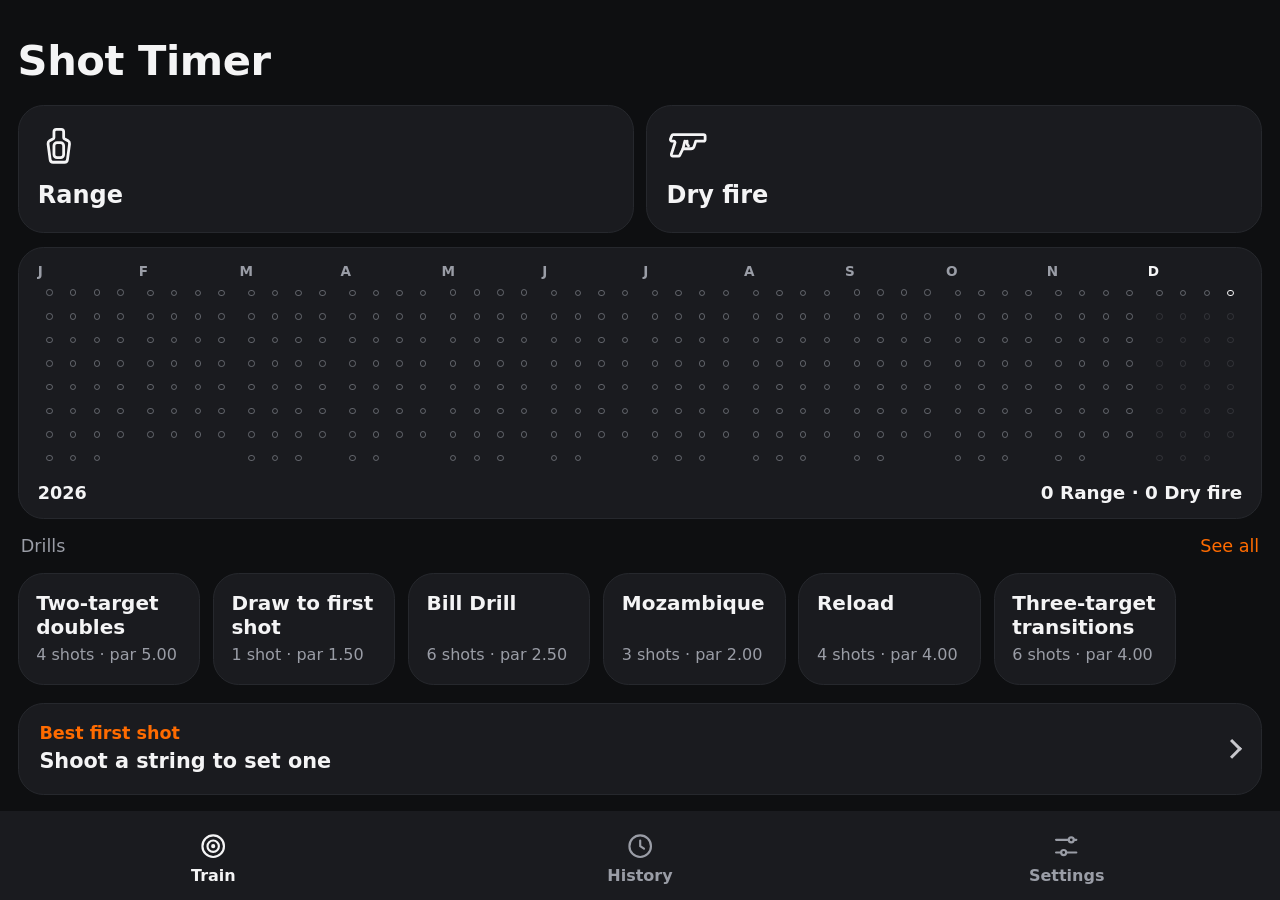
<file: index.html>
<!doctype html>
<html lang="en" data-skin="soft">
<head>
<meta charset="utf-8">
<meta name="viewport" content="width=device-width,initial-scale=1,maximum-scale=1,viewport-fit=cover,user-scalable=no">
<title>Shot Timer</title>
<meta name="apple-mobile-web-app-capable" content="yes">
<meta name="mobile-web-app-capable" content="yes">
<meta name="apple-mobile-web-app-status-bar-style" content="black-translucent">
<meta name="apple-mobile-web-app-title" content="Shot Timer">
<meta name="theme-color" content="#e4e5e8">
<link rel="manifest" href="manifest.webmanifest">
<link rel="apple-touch-icon" href="icon-180.png">
<link rel="stylesheet" href="style.css">
<link rel="stylesheet" href="design.css">
<link rel="stylesheet" href="app-skin.css">
</head>
<body>
<!-- training film: full-screen camera behind the app (outside the scaled UI so it fills the screen) -->
<div class="camwrap"><video id="cam" playsinline muted autoplay></video>
  <div class="cam-over"><div id="cam-status" class="cam-status"></div><div id="cam-events" class="cam-events"></div><div class="cam-rec">● REC</div></div></div>

<!-- train take: full-screen camera, a shot counter and the last sounds heard; no timer -->
<div id="train" hidden>
  <video id="train-cam" playsinline muted autoplay></video>
  <div class="train-top"><span class="train-rec">● TRAIN TAKE</span><span id="train-time">0:00</span></div>
  <div class="train-count"><b id="train-n">0</b><span>shots heard</span></div>
  <ol id="train-list"></ol>
  <button id="btn-train-stop" class="train-stop" aria-label="Stop the take"><svg viewBox="0 0 24 24" aria-hidden="true"><rect x="6" y="6" width="12" height="12" rx="2"/></svg>Stop</button>
</div>

<main id="app" class="phone proto" data-skin="soft">

  <!-- HOME -->
  <section id="view-home" class="view scr active">
    <div class="h-top"><div class="p-title" style="margin:0">Shot Timer</div></div>
    <button class="sbar h-ses" id="h-ses" hidden><span class="dot"></span><div><b>Session in progress</b><i id="h-ses-sum"></i></div><span class="sb-go">Resume<span class="mi mi-chev" aria-hidden="true"></span></span></button>
    <div class="h-modes"><button class="h-mode" data-go="range"><svg viewBox="0 0 24 24" aria-hidden="true"><path d="M10.6 2.5H13.4A1.4 1.4 0 0 1 14.8 3.9V7.2A.8.8 0 0 0 15.2 7.9L17.3 9.05A1.9 1.9 0 0 1 18.2 10.9L17 19.9A1.8 1.8 0 0 1 15.2 21.5H8.8A1.8 1.8 0 0 1 7 19.9L5.8 10.9A1.9 1.9 0 0 1 6.7 9.05L8.8 7.9A.8.8 0 0 0 9.2 7.2V3.9A1.4 1.4 0 0 1 10.6 2.5Z"/><rect x="9.2" y="10.2" width="5.6" height="8.6" rx="1.8"/></svg><b>Range</b></button>
      <button class="h-mode" data-go="dry"><svg viewBox="0 0 24 24" aria-hidden="true"><path d="M3.6 5.5H21A1 1 0 0 1 22 6.5V8.3A1 1 0 0 1 21 9.3H16.6L15.7 12.2A2 2 0 0 1 13.8 13.7H9.2L7.4 17.4A1 1 0 0 1 6.5 18H3.4A.9.9 0 0 1 2.5 16.9L4.5 10.7A.9.9 0 0 0 3.7 9.3H2.9A.9.9 0 0 1 2 8.1L2.8 6.1A1 1 0 0 1 3.6 5.5Z"/><path d="M9.2 13.7L10.3 9.3M11.6 9.3V10.4A2 2 0 0 0 12.4 12.1"/></svg><b>Dry fire</b></button></div>
    <div class="h-week h-year">
      <div class="hy-grid" id="hy-grid" role="group" aria-label="Training days this year"></div>
      <div class="hy-foot"><span class="h-day" id="hy-year">2026</span><span class="hy-sel" id="h-day"></span></div>
    </div>
    <div class="h-row"><span class="h-k">Drills</span><button class="h-link" id="h-seeall">See all</button></div>
    <div class="h-carousel" id="h-car"></div>
    <button class="h-pr" id="h-pr"><span class="h-k">Best first shot</span><b id="h-prtxt">—</b><i id="h-prwhen"></i></button>
    <button class="clip-note" id="clip-note" hidden></button>
    <p class="p-hint home-build" id="home-build"></p>
  </section>

  <!-- RANGE: one session per trip -->
  <section id="view-range" class="view scr">
    <button class="p-back" data-back="home">Home</button><div class="p-title" style="margin:0">Range</div>
    <div class="sescard" id="ses-card">
      <div class="sc-top"><span class="dot" id="ses-dot"></span><div class="sc-tt"><b class="sc-name" id="ses-title">Session</b><i id="ses-sum">Starts when you pick a drill</i></div><button class="ses-btn" id="ses-btn">Start</button></div>
      <div class="sc-up"><span class="sc-uplbl">Up</span><div class="hub-who sc-who" id="hub-who" role="group" aria-label="Who is shooting. Tap a shooter to make them up next; press and hold to remove"></div><button class="sc-tog" id="sc-tog" aria-expanded="false" aria-controls="sc-more" aria-label="Add people"><svg viewBox="0 0 24 24" aria-hidden="true"><path d="M12 6v12M6 12h12"/></svg></button></div>
      <div class="sc-more" id="sc-more"><div class="sc-more-in">
        <div class="sc-row2">
          <div class="hub-who sc-added" id="hub-added" hidden></div>
          <div class="who-search"><input id="who-q" type="search" autocomplete="off" enterkeyhint="done" placeholder="Search or add a shooter" aria-label="Search shooters"><div class="who-results" id="who-results" hidden></div></div>
        </div>
      </div></div>
    </div>
    <div class="p-glabel">Shoot</div>
    <div class="p-group hub-dlist" id="hub-dlist"></div>
    <button class="p-new" id="hub-new">New drill</button>
    <div class="p-glabel" id="hub-log-h">This session · tap to see runs</div>
    <div class="p-group hub-log" id="hub-log"></div>
  </section>

  <!-- DRY FIRE -->
  <section id="view-drymenu" class="view scr">
    <button class="p-back" data-back="home">Home</button><div class="p-title" style="margin:0">Dry fire</div>
    <div class="sbar" id="dry-sbar"><span class="dot"></span><div><b id="dry-ses-t">Session</b><i id="dry-ses-sum">Starts when you pick a drill</i></div><button class="sb-end" id="dry-end">End</button></div>
    <div class="p-group"><button class="p-menu dry" data-drill="trigger"><b>Trigger</b><span>Beep → trigger click</span></button>
      <button class="p-menu dry" data-drill="draw"><b>Draw</b><span>Reaction · shot · draw-to-shot split</span></button>
      <button class="p-menu dry" data-drill="reload"><b>Reload</b><span>First shot · reload time to the next shot</span></button></div>
  </section>

  <!-- DRILL EDITOR: describe it first, the full editor below -->
  <section id="view-editor" class="view scr">
    <div class="p-head"><button class="p-back" id="p-ed-cancel">Cancel</button><div class="t"><b id="p-ed-title">New drill</b></div><button class="p-back p-save" id="p-save">Save</button></div>
    <div class="ed-scroll">
      <div class="ed-hero" id="ed-hero">
        
        <div class="eh-field"><input id="vb-text" type="text" enterkeyhint="done" autocomplete="off" placeholder="2 shots on target 1, 5 reps under 4 s" aria-label="Describe the drill"><button class="vb-mic" id="vb-mic" aria-label="Speak the drill"><svg class="ic" viewBox="0 0 24 24" aria-hidden="true"><rect x="9" y="3" width="6" height="11" rx="3"/><path d="M5.5 11a6.5 6.5 0 0 0 13 0M12 17.5V21M9 21h6"/></svg></button></div>
        <div class="vb-heard eh-heard" id="vb-heard">Say it or type it. Press done when you finish.</div>
        
      </div>
      <div class="ed-detail-start" id="ed-detail"></div>
      <div class="p-form">
        <label class="p-field"><span>Name</span><input id="p-f-name" value="" maxlength="28"></label>
        <div class="p-field col"><span>Start from</span><div class="p-seg p-seg3" id="p-f-start"><button data-v="holster">Holster</button><button data-v="ready" class="on">Ready</button><button data-v="low ready">Low ready</button></div></div>
      </div>
      <div class="p-glabel">Targets</div>
      <div class="p-form" id="ed-targets"></div>
      <div class="p-glabel">String · what you do after one beep, in order</div>
      <div class="p-form" id="ed-steps"></div>
      <div class="ed-add"><button class="p-new" id="ed-add-shots">+ Shots</button><button class="p-new" id="ed-add-reload">+ Reload</button></div>
      <div class="p-glabel">Reps</div>
      <div class="p-form">
        <div class="p-field"><span>Each string under</span><div class="p-step"><button data-f="par" data-d="-0.25" aria-label="Shorter par">–</button><b id="p-f-par">5.00</b> s<button data-f="par" data-d="0.25" aria-label="Longer par">+</button></div></div>
        <div class="p-field"><span>Reps</span><div class="p-step"><button data-f="reps" data-d="-1" aria-label="Fewer reps">–</button><b id="p-f-reps">5</b><button data-f="reps" data-d="1" aria-label="More reps">+</button></div></div>
        <div class="p-field"><span>Reset between reps</span><div class="p-step"><button data-f="reset" data-d="-1" aria-label="Shorter reset">–</button><b id="p-f-reset">6</b> s<button data-f="reset" data-d="1" aria-label="Longer reset">+</button></div></div>
      </div>
      <button class="h-link dt-del" id="p-ed-del" style="margin:4px auto 0">Delete drill</button>
    </div>
  </section>

  <!-- TIMER (free shooting, a drill, or a dry-fire drill) -->
  <section id="view-timer" class="view scr">
    <div class="p-head"><button class="p-back" id="btn-back">Back</button>
      <div class="p-seg" id="seg-rep"><button data-rep="single">Single</button><button data-rep="repeat">Repeat</button></div></div>
    <div class="tm-title"><b id="drill-title">Range</b><i id="ses-text"></i></div>
    <div class="p-chips"><button class="p-chip" id="chip-shooter" aria-label="Shooter"><i>Shooter</i><b id="lbl-shooter">—</b></button>
      <button class="p-chip" id="chip-gun" aria-label="Gun"><i>Gun</i><b id="lbl-gun">—</b></button>
      <button class="p-chip film" id="chip-film" aria-label="Film training clip"><i><svg class="ic" viewBox="0 0 24 24" aria-hidden="true"><rect x="2.5" y="6.5" width="13" height="11" rx="2.5"/><path d="M15.5 10.5l6-3.5v10l-6-3.5z"/></svg>Film</i><b id="lbl-film">Off</b></button></div>
    <div class="p-plan" id="p-plan" hidden><div class="pl-top"><b id="pl-round">Rep 1 of 5</b><span id="pl-do"></span></div><div class="pl-steps" id="pl-steps"></div><div class="pl-dots" id="pl-dots"></div></div>
    <div class="rd" id="rd" hidden>
      <div class="rd-reps" id="rd-reps" aria-label="Reps so far"></div>
      <button class="rd-card" id="rd-card" aria-label="Open this run">
        <div class="rd-top"><span class="rd-done" id="rd-done"></span><span class="rd-pill" id="rd-pill"></span></div>
        <div class="rd-big"><span id="rd-time"></span><small>s</small></div>
        <div class="rd-note" id="rd-note" hidden></div>
        <div class="rd-cells" id="rd-cells"></div>
      </button>
      <div class="rd-splits"><div class="rd-sh"><b>Splits</b><span>shorter is faster</span></div><div class="rd-bars" id="rd-bars"></div></div>
      <button class="rd-all" id="rd-all"><span id="rd-all-t"></span><span class="mi mi-chev rd-chev" aria-hidden="true"></span></button>
      <div class="rd-acts"><button class="rd-next" id="rd-next">Next rep</button><button class="rd-score" id="rd-score">Score</button>
        <button class="rd-del" id="rd-del" aria-label="Delete this run"><svg class="ic" viewBox="0 0 24 24" aria-hidden="true"><path d="M4 7h16M9 7V4.5h6V7M6.5 7l1 12.5h9l1-12.5"/></svg></button></div>
    </div>
    <div class="p-read readout" id="p-read">
      <div class="p-status" id="status">Ready</div>
      <svg class="p-gauge" id="p-gauge" viewBox="0 0 200 104" aria-hidden="true"></svg>
      <div class="p-big"><span id="big">0.000</span><small>s</small></div>
      <div class="p-stats">
        <div><i id="k-count">Shots</i><b id="s-count">0</b></div>
        <div><i id="k-first">First</i><b id="s-first">—</b></div>
        <div><i id="k-split">Split</i><b id="s-split">—</b></div>
        <div><i id="k-avg">Avg split</i><b id="s-avg">—</b></div>
      </div>
      <div class="meter" aria-hidden="true"><div id="meter-fill"></div><div id="meter-thr"></div></div>
      <div class="p-sub" id="beepinfo"></div>
      <div class="p-res" id="p-res"></div>
    </div>
    <ol id="shotlist" class="shotlist"></ol>
    <div class="p-ctrl controls"><button class="p-btn" id="btn-main">START</button><button class="p-btn2" id="btn-review" disabled>Score…</button></div>
  </section>

  <!-- voice scoring sheet -->
  <div class="p-dlg" id="p-score" hidden><div>
    <div class="vb-top"><h4 id="sc-title">Score string</h4><button class="p-back" id="sc-close">Done</button></div>
    <div class="vbox">
      <div class="vb-top"><b>Say the hits</b><button class="vb-mic" id="sc-mic" aria-label="Speak the hits"><svg class="ic" viewBox="0 0 24 24" aria-hidden="true"><rect x="9" y="3" width="6" height="11" rx="3"/><path d="M5.5 11a6.5 6.5 0 0 0 13 0M12 17.5V21M9 21h6"/></svg></button></div>
      <textarea id="sc-text" rows="2" placeholder="e.g. 2 alpha on target 1, 1 bravo 1 alpha on target 2"></textarea>
      <div class="vb-row"><span class="vb-heard" id="sc-heard">Alpha, Bravo, Charlie, Delta, Mike, no-shoot. "All alphas" works too.</span><button class="vb-go" id="sc-go">Score</button></div>
    </div>
    <div class="sc-table" id="sc-table"></div>
  </div></div>

  <!-- RUNS: one drill (or free shooting) in this session, every rep -->
  <section id="view-runs" class="view scr">
    <button class="p-back" id="runs-back">Range</button>
    <div class="rv-head"><div class="p-title" id="runs-title"></div><i id="runs-sub"></i></div>
    <div class="rv-pills" id="runs-who"></div>
    <div class="rv-stats" id="runs-stats"></div>
    <div class="p-group rv-list" id="runs-list"></div>
    <p class="rv-note" id="runs-note"></p>
    <button class="rv-again" id="runs-again">Shoot this drill again</button>
  </section>

  <!-- RUN: one rep or string, every shot -->
  <section id="view-run" class="view scr">
    <button class="p-back" id="run-back">Back</button>
    <div class="rn-head"><div class="rn-tt"><div class="p-title" id="run-title"></div><i id="run-sub"></i></div><span class="rn-pill" id="run-pill" hidden></span></div>
    <div class="rn-card"><div class="rn-tl-top"><span>Beep</span><span id="run-par"></span></div><div class="rn-tl" id="run-tl" aria-hidden="true"></div><span class="rn-note" id="run-note"></span></div>
    <div class="p-group rn-shots" id="run-shots"></div>
    <div class="rn-fired" id="run-fired-row"><span class="rn-ft"><b>Shots you fired</b><i>Fix the count when the mic missed some</i></span>
      <span class="rn-step"><button id="run-fm" aria-label="One fewer">−</button><b id="run-fired">0</b><button id="run-fp" aria-label="One more">+</button></span></div>
    <div class="rn-acts"><button id="run-play">Play clip</button><button id="run-del" class="bad">Delete run</button></div>
  </section>

  <!-- HISTORY: session cards (swipe left to delete), tap one for its detail -->
  <section id="view-history" class="view scr">
    <div class="hs-head"><div class="p-title" style="margin:0">History</div></div>
    <div class="hs-best" id="hs-best"></div>
    <div class="hs-pills" role="group" aria-label="Filter"><button class="on" data-f="all">All</button><button data-f="range">Range</button><button data-f="dry">Dry fire</button></div>
    <button class="hs-live" id="hs-live" hidden><span class="dot"></span><div><b id="hs-live-t"></b><i id="hs-live-s"></i></div><span class="sb-go">Resume<span class="mi mi-chev" aria-hidden="true"></span></span></button>
    <div id="hs-body"></div>
  </section>
  <section id="view-session" class="view scr">
    <button class="p-back" id="ses-back">History</button>
    <div class="hd-title"><div class="p-title" style="margin:0" id="ses-title-h">Session</div><i id="hd-sub"></i></div>
    <div class="hd-stats" id="hd-stats"></div>
    <div class="hd-who" id="hd-who" role="group" aria-label="Shooters"></div>
    <div id="hd-body"></div>
    <div class="hd-acts"><button class="p-btn2" id="ses-exp">Export CSV</button><button class="p-btn2" id="ses-clips">Share clips</button><button class="p-btn2 hd-del" id="ses-del">Delete</button></div>
  </section>

  <nav class="tabs">
    <button data-view="train" class="tab active"><svg class="ti" viewBox="0 0 24 24" aria-hidden="true"><circle cx="12" cy="12" r="8.5"/><circle cx="12" cy="12" r="4.5"/><circle cx="12" cy="12" r="0.8"/></svg>Train</button>
    <button data-view="history" class="tab"><svg class="ti" viewBox="0 0 24 24" aria-hidden="true"><circle cx="12" cy="12" r="8.5"/><path d="M12 7.5V12l3 2"/></svg>History</button>
    <button data-view="settings" class="tab"><svg class="ti" viewBox="0 0 24 24" aria-hidden="true"><path d="M4 7h10M18 7h2M4 17h4M12 17h8"/><circle cx="16" cy="7" r="2"/><circle cx="10" cy="17" r="2"/></svg>Settings</button>
  </nav>
</main>

  <!-- SETTINGS -->
  <section id="view-settings" class="view legacy">
    <header class="bar"><h1>Settings</h1></header>
    <div class="form">
      <h2>Look</h2>
      <div class="grp">
      <label class="row"><span>Style</span><select id="set-skin"><option value="softdark">Soft dark</option><option value="soft">Clean light</option><option value="current">Dark</option></select></label>
      </div>

      <h2>Sounds</h2>
      <div class="grp">
      <label class="row"><span>Volume <b id="lbl-vol"></b></span><input id="set-vol" type="range" min="10" max="100" step="5"></label>
      <label class="row"><span>Get ready</span><select id="set-cue-standby"></select></label>
      <label class="row"><span>Start beep</span><select id="set-cue-beep"></select></label>
      <label class="row"><span>Set done</span><select id="set-cue-set"></select></label>
      <label class="row"><span>Drill done</span><select id="set-cue-drill"></select></label>
      </div>
      <p class="hint">Changing one plays it. The start beep stays one high tone, because the app times your draw by hearing it.</p>

      <h2>Start beep</h2>
      <div class="grp">
      <label class="row"><span>Beep pitch (Hz)</span><input id="set-hz" type="number" min="800" max="4000" step="100"></label>
      <label class="row"><span>Beep length (ms)</span><input id="set-blen" type="number" min="100" max="800" step="50"></label>
      <label class="row"><span>Par time for free shooting (s, 0 = off)</span><input id="set-par" type="number" min="0" max="60" step="0.05"></label>
      </div>

      <h2>Range</h2>
      <div class="grp">
      <label class="row"><span>Ignore sounds this much quieter than my shots (dB, 0 = off)</span><input id="set-gate" type="number" min="0" max="40" step="1"></label>
      </div>
      <p class="hint">Your gun is the loudest thing the phone hears. Shots from other lanes and echoes are much quieter and get struck out (open the run and tap Keep to bring one back).</p>

      <h2>Free shooting · time between strings</h2>
      <div class="grp">
      <label class="row"><span>1 · String ends after this much quiet (s)</span><input id="set-auto" type="number" min="1" max="60" step="0.5"></label>
      <label class="row"><span>2 · Repeat: reset countdown (s)</span><input id="set-rreset" type="number" min="1" max="60" step="1"></label>
      <div class="row"><span>3 · Random delay before the beep (s)</span><span class="row-pair"><input id="set-dmin" type="number" min="0" max="30" step="0.5" aria-label="Shortest delay"><i>to</i><input id="set-dmax" type="number" min="0" max="30" step="0.5" aria-label="Longest delay"></span></div>
      </div>
      <p class="hint" id="free-gap"></p>

      <h2>Dry fire</h2>
      <div class="grp">
      <div class="row col"><span>Trigger click</span><p class="hint" id="click-info"></p><button id="btn-learn2" class="btn ghost small">Teach my trigger click</button></div>
      <div class="row col"><span>Holster draw</span><p class="hint" id="hol-info"></p><button id="btn-learn-hol" class="btn ghost small">Teach my holster draw</button></div>
      <label class="row col"><span>Dry fire sensitivity <b id="lbl-dsens"></b></span><input id="set-dsens" type="range" min="1" max="10" step="1"></label>
      <label class="row col"><span>Click match strictness <b id="lbl-match"></b></span><input id="set-match" type="range" min="0.5" max="0.95" step="0.05"></label>
      </div>
      <p class="hint">A sound counts as the click only if it matches the learned click, is about as loud, and is a single snap (a rack is two snaps). Lower strictness if real clicks show "not the click".</p>
      <div class="grp">
      <label class="row"><span>Dry fire repeat: reholster time (s)</span><input id="set-rehol" type="number" min="2" max="30" step="1"></label>
      <label class="row"><span>Reload drill: time allowed for the reload (s)</span><input id="set-rlto" type="number" min="3" max="30" step="1"></label>
      <label class="row"><span>Rep timeout, no click (s)</span><input id="set-rtime" type="number" min="2" max="15" step="1"></label>
      </div>

      <h2>Training film</h2>
      <div class="grp">
      <label class="row"><span>Camera</span><select id="set-cam"><option value="user">Front (see the overlay)</option><option value="environment">Back (better video)</option></select></label>
      </div>
      <p class="hint">Tap Film on the timer screen, run your drills, tap it again to stop. The clip is kept on this phone until you delete it.</p>
      <button id="btn-train" class="btn small">Record a train take</button>
      <p class="hint">One long take for tuning shot detection: no beep, no timing. Shoot as you like; every sound the detector hears is logged against the video. Save it with <b>Clip + log</b>. Video uses about 20 MB a minute.</p>

      <h2>Detection</h2>
      <div class="grp">
      <label class="row col"><span>Sensitivity <b id="lbl-sens"></b></span><input id="set-sens" type="range" min="1" max="10" step="1"></label>
      </div>
      <p class="hint">Higher = hears quieter shots (and more of your neighbors). Watch the meter: the line is the threshold.</p>
      <div class="grp">
      <label class="row"><span>Echo window (ms)</span><input id="set-echo" type="number" min="0" max="600" step="10"></label>
      <label class="row"><span>Min time between shots (ms)</span><input id="set-lock" type="number" min="40" max="400" step="10"></label>
      </div>

      <h2>Shooters &amp; guns</h2>
      <div class="grp">
      <label class="row col"><span>Shooters (one per line, first is you)</span><textarea id="set-shooters" rows="4"></textarea></label>
      <label class="row col"><span>Guns (one per line)</span><textarea id="set-guns" rows="4"></textarea></label>
      </div>

      <h2>Test with a recording</h2>
      <p class="hint">Pick a video or audio file of a shooting string. The same detector runs on it and lists every shot.</p>
      <input id="file-test" type="file" accept="audio/*,video/*">
      <div id="file-result" class="file-result"></div>

      <h2>Diagnostics</h2>
      <div class="grp">
      <label class="row"><span>iPhone audio mode</span><select id="set-audiomode"><option value="play-and-record">play-and-record</option><option value="auto">auto</option><option value="playback">playback</option><option value="ambient">ambient</option><option value="default">don't set</option></select></label>
      </div>
      <p class="hint" id="audiomode-note">If the start beep is never heard by the mic, try another mode (close and reopen the app after changing it).</p>
      <div id="diag" class="file-result"></div>
      <button id="btn-diag-share" class="btn ghost small">Share beep recording</button>

      <h2>Data</h2>
      <button id="btn-backup" class="btn small">Back up everything</button>
      <button id="btn-restore" class="btn ghost small">Restore from a backup</button><input id="file-restore" type="file" accept="application/json,.json" hidden>
      <p class="hint">One file with every session, string, drill and setting. Save it to Files before you delete or re-add the app. Video clips are not in it.</p>
      <button id="btn-export" class="btn small">Export all history (CSV)</button>
      <button id="btn-clear" class="btn danger small">Delete all history</button>
      <p class="hint" id="build"></p>
    </div>
  </section>


<dialog id="end-sheet" class="sheet"><form method="dialog"><span class="sheet-grip"></span>
  <h3>End this session?</h3><p class="hint" id="end-sum"></p><div class="sheet-list" id="end-list"></div>
  <button id="btn-end-export" class="btn primary">End and export</button>
  <div class="sheet-two"><button id="btn-end-only" class="btn bad">End</button><button id="btn-end-keep" class="btn" value="cancel">Keep shooting</button></div></form></dialog>
<dialog id="ask-sheet" class="sheet"><form method="dialog"><span class="sheet-grip"></span><h3 id="ask-t"></h3><p class="hint" id="ask-p"></p>
  <button id="ask-yes" class="btn primary"></button><button id="ask-no" class="btn"></button></form></dialog>
<dialog id="ses-dlg" class="sheet"><form method="dialog"><h3>Session ended</h3><p class="hint" id="ses-dlg-info"></p>
  <p class="hint">Exports only this session: a CSV of every shot/rep and a .json with the settings used.</p>
  <button id="btn-ses-export" class="btn primary">Export session</button> <button id="btn-ses-close" class="btn ghost">Done</button></form></dialog>
<dialog id="film-dlg" class="sheet"><form method="dialog"><h3>Training clip ready</h3><p class="hint" id="film-info"></p>
  <p class="hint" id="film-kept"></p>
  <p class="hint"><b>Save to camera roll</b>: tap Save Video. <b>Clip + log</b>: Save to Files → Dropbox, keeps the name so it matches the session export.</p>
  <button id="btn-film-roll" class="btn primary">Save to camera roll</button> <button id="btn-film-share" class="btn ghost">Clip + log</button> <button id="btn-film-close" class="btn ghost">Later</button></form></dialog>
<dialog id="picker" class="sheet"><form method="dialog"><h3 id="picker-title"></h3><div id="picker-list"></div><button class="btn ghost" value="cancel">Cancel</button></form></dialog>
<div class="toast-host" id="toast-host"></div>
<div id="clipview" hidden><video id="clip-video" playsinline controls></video><button id="clip-close">Close</button></div>
<script src="detector.js"></script>
<script src="voice.js"></script>
<script src="app.js"></script>
<script src="ui.js"></script>
<script src="runs.js"></script>
</body>
</html>
</file>
<file: style.css>
:root {
  --bg: #0d0f12; --panel: #171a1f; --panel2: #1f242b; --line: #2a3038;
  --text: #f2f4f7; --muted: #8b95a3; --accent: #ff7a1a; --accent-ink: #1a0d00;
  --ok: #3ddc84; --warn: #ffc93c; --bad: #ff5a5a;
  --mono: ui-monospace, "SF Mono", Menlo, monospace;
  --safe-b: env(safe-area-inset-bottom, 0px); --safe-t: env(safe-area-inset-top, 0px);
  color-scheme: dark;
}
* { box-sizing: border-box; -webkit-tap-highlight-color: transparent; }
html, body { margin: 0; height: 100%; background: var(--bg); color: var(--text);
  font: 16px/1.4 -apple-system, BlinkMacSystemFont, "Segoe UI", system-ui, sans-serif; overscroll-behavior: none; }
#app { height: 100%; display: flex; flex-direction: column; padding-top: var(--safe-t); }
.view { display: none; flex: 1; flex-direction: column; overflow-y: auto; padding: 0 16px 16px; }
.view.active { display: flex; }
.bar { display: flex; gap: 8px; align-items: center; justify-content: space-between; padding: 12px 0; }
h1 { font-size: 22px; margin: 0; } h2 { font-size: 13px; text-transform: uppercase; letter-spacing: .08em; color: var(--muted); margin: 24px 0 8px; }
.chip { flex: 1; min-width: 0; display: flex; flex-direction: column; align-items: flex-start; background: var(--panel); color: var(--text);
  border: 1px solid var(--line); border-radius: 12px; padding: 8px 12px; font: inherit; text-align: left; }
.chip span:last-child { white-space: nowrap; overflow: hidden; text-overflow: ellipsis; max-width: 100%; font-weight: 600; }
.chip-k { font-size: 11px; color: var(--muted); text-transform: uppercase; letter-spacing: .06em; }

.readout { background: var(--panel); border: 1px solid var(--line); border-radius: 20px; padding: 16px; text-align: center; }
.status { font-size: 14px; font-weight: 700; letter-spacing: .12em; text-transform: uppercase; color: var(--muted); }
.status.standby { color: var(--warn); } .status.live { color: var(--ok); } .status.err { color: var(--bad); }
.big { font-family: var(--mono); font-variant-numeric: tabular-nums; font-weight: 700; font-size: clamp(64px, 22vw, 120px); line-height: 1.05; letter-spacing: -.03em; margin: 4px 0 10px; }
.stats { display: grid; grid-template-columns: repeat(4, 1fr); gap: 6px; }
.stats div { background: var(--panel2); border-radius: 10px; padding: 6px 2px; display: flex; flex-direction: column; }
.k { font-size: 10px; color: var(--muted); text-transform: uppercase; letter-spacing: .06em; }
.v { font-family: var(--mono); font-variant-numeric: tabular-nums; font-size: 16px; font-weight: 600; }
.meter { position: relative; height: 8px; background: var(--panel2); border-radius: 4px; margin-top: 12px; overflow: hidden; }
#meter-fill { position: absolute; inset: 0 auto 0 0; width: 0; background: var(--ok); transition: width 60ms linear; }
#meter-fill.hot { background: var(--accent); }
#meter-thr { position: absolute; top: 0; bottom: 0; width: 2px; background: var(--text); }
.hint { color: var(--muted); font-size: 13px; margin: 6px 0 0; min-height: 1em; }

.shotlist { list-style: none; margin: 12px 0; padding: 0; flex: 1; overflow-y: auto; min-height: 60px; }
.shotlist li { display: grid; grid-template-columns: 36px 1fr 1fr 32px; align-items: center; gap: 8px; padding: 8px 10px;
  border-bottom: 1px solid var(--line); font-family: var(--mono); font-variant-numeric: tabular-nums; }
.shotlist li .n { color: var(--muted); } .shotlist li .sp { color: var(--muted); text-align: right; }
.shotlist li .t { font-weight: 700; }
.shotlist li.removed { opacity: .35; text-decoration: line-through; }
.shotlist .x { background: none; border: 0; color: var(--muted); font-size: 18px; padding: 0; }
.shotlist .head { color: var(--muted); font-size: 11px; font-family: inherit; text-transform: uppercase; letter-spacing: .06em; border: 0; padding-bottom: 2px; }

.controls { display: grid; grid-template-columns: 1fr auto; gap: 10px; padding-bottom: 4px; }
.btn { font: inherit; font-weight: 700; border-radius: 14px; border: 1px solid var(--line); background: var(--panel2); color: var(--text); padding: 12px 16px; }
.btn:disabled { opacity: .4; }
.btn.primary { background: var(--accent); color: var(--accent-ink); border-color: var(--accent); }
.btn.primary.stop { background: var(--bad); border-color: var(--bad); color: #fff; }
.btn.primary.standby { background: var(--warn); border-color: var(--warn); color: #221800; }
.btn.ghost { background: transparent; } .btn.small { padding: 8px 12px; font-size: 14px; }
.btn.danger { color: var(--bad); border-color: var(--bad); background: transparent; }
.big-btn { font-size: 26px; letter-spacing: .1em; padding: 22px; }

.tabs { display: grid; grid-template-columns: repeat(3, 1fr); border-top: 1px solid var(--line); background: var(--panel); padding-bottom: var(--safe-b); }
.tab { font: inherit; font-size: 14px; font-weight: 600; background: none; border: 0; color: var(--muted); padding: 14px 0; }
.tab.active { color: var(--accent); }

.form .row { display: flex; align-items: center; justify-content: space-between; gap: 12px; padding: 10px 0; border-bottom: 1px solid var(--line); }
.form .row.col { flex-direction: column; align-items: stretch; }
.form input[type=number] { width: 96px; font: inherit; text-align: right; background: var(--panel2); color: var(--text); border: 1px solid var(--line); border-radius: 8px; padding: 6px 8px; }
.form textarea { font: inherit; background: var(--panel2); color: var(--text); border: 1px solid var(--line); border-radius: 8px; padding: 8px; }
.form input[type=range] { width: 100%; accent-color: var(--accent); }
.file-result { font-family: var(--mono); font-size: 13px; white-space: pre-wrap; margin-top: 8px; }

.summary { display: grid; grid-template-columns: repeat(3, 1fr); gap: 8px; margin-bottom: 12px; }
.summary div { background: var(--panel); border: 1px solid var(--line); border-radius: 12px; padding: 10px; display: flex; flex-direction: column; }
.history .day { color: var(--muted); font-size: 12px; text-transform: uppercase; letter-spacing: .06em; margin: 16px 0 6px; }
.card { background: var(--panel); border: 1px solid var(--line); border-radius: 14px; padding: 12px; margin-bottom: 8px; }
.card .top { display: flex; justify-content: space-between; gap: 8px; }
.card .who { font-weight: 600; } .card .when { color: var(--muted); font-size: 13px; }
.card .nums { display: grid; grid-template-columns: repeat(4, 1fr); gap: 4px; margin-top: 8px; }
.card .nums div { display: flex; flex-direction: column; }
.card .detail { display: none; margin-top: 8px; font-family: var(--mono); font-size: 13px; color: var(--muted); }
.card.open .detail { display: block; }
.card .del { background: none; border: 0; color: var(--bad); font: inherit; font-size: 13px; padding: 6px 0 0; }
.empty { color: var(--muted); text-align: center; padding: 40px 0; }

dialog { background: var(--panel); color: var(--text); border: 1px solid var(--line); border-radius: 16px; width: min(92vw, 420px); padding: 16px; }
dialog::backdrop { background: rgba(0,0,0,.6); }
dialog h3 { margin: 0 0 10px; }
#picker-list button { display: block; width: 100%; margin-bottom: 8px; text-align: left; }
.status.live { font-size: 22px; }
.readout.go { border-color: var(--ok); box-shadow: 0 0 0 2px var(--ok) inset; }
.form select { font: inherit; background: var(--panel2); color: var(--text); border: 1px solid var(--line); border-radius: 8px; padding: 6px 8px; }
/* mode switch */
.seg { display: grid; grid-template-columns: 1fr 1fr; background: var(--panel); border: 1px solid var(--line); border-radius: 12px; padding: 3px; margin-bottom: 10px; }
.seg button { font: inherit; font-weight: 700; background: none; border: 0; color: var(--muted); padding: 9px 0; border-radius: 9px; }
.seg button.on { background: var(--panel2); color: var(--text); }
.seg.small button { padding: 6px 0; font-size: 14px; }
.dry-only { display: none; }
body.dry .dry-only { display: grid; }
body.dry #seg-mode button.on { color: #7cc4ff; }
.tag { font-size: 11px; font-weight: 800; letter-spacing: .06em; background: #1d3a52; color: #7cc4ff; border-radius: 6px; padding: 1px 6px; }

.seg.seg3 { grid-template-columns: 1fr 1fr 1fr; }

/* training film */
.chip.film { flex: 0 0 auto; }
.chip.film.rec { border-color: var(--bad); }
.chip.film.rec #lbl-film { color: var(--bad); }
.camwrap { display: none; position: relative; border-radius: 16px; overflow: hidden; background: #000; margin-bottom: 10px; aspect-ratio: 16 / 9; max-height: 32vh; }
body.filming .camwrap { display: block; }
.camwrap video { width: 100%; height: 100%; object-fit: cover; display: block; }
.camwrap video.mirror { transform: scaleX(-1); }
.cam-over { position: absolute; inset: 0; padding: 8px 10px; display: flex; flex-direction: column; justify-content: space-between; pointer-events: none;
  font-family: var(--mono); text-shadow: 0 1px 3px #000, 0 0 8px #000; }
.cam-status { font-size: 14px; font-weight: 800; letter-spacing: .04em; white-space: nowrap; overflow: hidden; text-overflow: ellipsis; padding-right: 48px; text-transform: uppercase; color: #fff; }
.cam-status.live { color: var(--ok); } .cam-status.standby { color: var(--warn); } .cam-status.err { color: var(--bad); }
.cam-events { display: flex; flex-direction: column; gap: 2px; }
.cam-ev { font-size: 12px; font-weight: 700; color: #ddd; white-space: nowrap; overflow: hidden; text-overflow: ellipsis; }
.cam-ev.click { color: var(--ok); } .cam-ev.holster { color: #7cc4ff; } .cam-ev.rep { color: #fff; font-size: 13px; } .cam-ev.no { color: #999; }
.cam-rec { position: absolute; top: 8px; right: 10px; color: var(--bad); font-weight: 800; font-size: 13px; }
#film-dlg .btn { margin-top: 8px; }

/* sessions */
.ses-bar { display: flex; align-items: center; justify-content: space-between; gap: 8px; background: var(--panel); border: 1px solid var(--line); border-radius: 12px; padding: 6px 6px 6px 12px; margin-bottom: 10px; font-size: 14px; color: var(--muted); }
.ses-bar.on { border-color: var(--ok); color: var(--text); }
.ses-bar.on #ses-text { color: var(--ok); font-weight: 700; }
.ses-btns { display: flex; gap: 8px; margin-top: 8px; }
/* film mode: full-screen camera behind see-through controls */
body.filming .camwrap { position: fixed; inset: 0; max-height: none; aspect-ratio: auto; border-radius: 0; margin: 0; z-index: 0; }
body.filming #app { position: relative; z-index: 1; background: transparent; }
body.filming, body.filming .view.active { background: transparent; }
body.filming html { background: #000; }
body.filming .readout, body.filming .seg, body.filming .chip, body.filming .ses-bar, body.filming .tabs { background: rgba(10, 12, 15, .55); -webkit-backdrop-filter: blur(6px); backdrop-filter: blur(6px); border-color: rgba(255,255,255,.15); }
body.filming .readout { padding: 10px; }
body.filming .big { font-size: clamp(48px, 15vw, 84px); margin: 0 0 6px; }
body.filming .shotlist { max-height: 18vh; background: rgba(10, 12, 15, .45); border-radius: 12px; }
body.filming .cam-over { top: 46%; bottom: auto; padding: 10px 14px; }
body.filming .cam-status { display: none; }
body.filming .cam-ev { font-size: 15px; } body.filming .cam-ev.rep { font-size: 17px; }
body.filming .cam-rec { position: fixed; top: calc(env(safe-area-inset-top, 0px) + 4px); right: 14px; z-index: 2; }
body.filming #view-timer > *:not(.camwrap):not(.controls) { position: relative; z-index: 1; }
body.filming .controls { position: relative; z-index: 1; }
body.filming #view-timer .shotlist { flex: 0 1 auto; }
body.filming #view-timer .controls { margin-top: 0; }

/* film mode, compact: camera stays visible in the middle; readout sits just above the controls */
body.filming #seg-mode, body.filming #seg-drill, body.filming #seg-rep, body.filming .ses-bar, body.filming .shotlist, body.filming .cam-rec { display: none !important; }
body.filming .readout { margin-top: auto; margin-bottom: 10px; }
body.filming .readout .stats .v { font-size: 14px; }
body.filming .readout .meter, body.filming #beepinfo { display: none; }
body.filming .bar .chip:not(.film) { opacity: .85; }
body.filming .cam-over { top: 18%; }
body.filming .cam-ev { font-size: 17px; } body.filming .cam-ev.rep { font-size: 19px; }

/* menus */
.view.menu { gap: 14px; padding-top: 8px; }
.menu-head { display: flex; flex-direction: column; gap: 4px; padding: 18px 0 6px; }
.menu-head h1 { font-size: 30px; }
.menu-btn { display: flex; flex-direction: column; align-items: flex-start; gap: 4px; text-align: left; font: inherit; color: var(--text);
  background: var(--panel); border: 1px solid var(--line); border-left: 5px solid var(--accent); border-radius: 16px; padding: 22px 20px; }
.menu-btn b { font-size: 26px; letter-spacing: .02em; } .menu-btn span { color: var(--muted); font-size: 14px; }
.menu-btn.dry { border-left-color: #7cc4ff; }
.menu-btn:active { transform: scale(.99); background: var(--panel2); }
.back { font: inherit; font-weight: 700; background: none; border: 0; color: var(--accent); padding: 8px 4px; align-self: flex-start; }
.drill-head { display: flex; align-items: center; gap: 8px; padding: 6px 0 0; }
.drill-title { flex: 1; min-width: 0; display: flex; flex-direction: column; }
.drill-title b { font-size: 17px; white-space: nowrap; overflow: hidden; text-overflow: ellipsis; }
.drill-title span { font-size: 12px; color: var(--ok); }
.drill-head .seg { margin: 0; width: 150px; flex: 0 0 auto; }
body.filming .drill-head { position: relative; z-index: 1; background: rgba(10,12,15,.55); border-radius: 12px; padding: 4px 6px; }
body.filming #seg-rep { display: grid !important; }

/* v0.7: session detail, clip reminder */
.card.tap { cursor: pointer; }
.ses-detail h2 { font-size: 13px; text-transform: uppercase; letter-spacing: .06em; color: var(--muted); margin: 18px 0 6px; }
.ses-detail .summary { margin-top: 10px; }
.srow { border-top: 1px solid var(--line); padding: 10px 2px; }
.srow .top { display: flex; justify-content: space-between; gap: 8px; } .srow .when { color: var(--muted); font-size: 13px; }
.srow .mono { font-family: var(--mono); font-size: 13px; color: var(--muted); margin-top: 4px; line-height: 1.5; }
.srow .off { text-decoration: line-through; opacity: .55; }
.ses-detail .live { color: var(--ok); } .ses-detail .warn { color: var(--bad); }
.clip-note { margin-top: 12px; width: 100%; text-align: left; background: var(--panel); border: 1px solid var(--bad); color: var(--text); border-radius: 12px; padding: 12px; font: inherit; font-size: 14px; }
.home-build { margin-top: auto; text-align: center; opacity: .6; }
</file>
<file: design.css>
/* Shot Timer UI: the design board's styles (Clean light, Dark, Soft dark), used as-is by the app.
   Generated from the design board; app-specific tweaks live in app-skin.css. */

/* Layout: editor chrome — sticky checklist rail on the left, a canvas of phone artboards on the right.
   The chrome follows the viewer's theme; the phone mockups always show the app's own (dark) look. */
:root {
  --bg: #eef0f3; --panel: #ffffff; --line: #d9dde3; --fg: #15181d; --muted: #5e6672; --accent: #e8650f; --done: #2f9e5b; --chip: #f3f4f6;
  --f-ui: "Inter", system-ui, -apple-system, "Segoe UI", sans-serif;
  --f-head: "Space Grotesk", "Inter", system-ui, sans-serif;
  --f-mono: "JetBrains Mono", ui-monospace, "SF Mono", Menlo, monospace;
  /* app tokens (the mockups) */
  --a-bg: #0d0f12; --a-panel: #171a1f; --a-panel2: #1f242b; --a-line: #2a3038; --a-text: #f2f4f7; --a-muted: #8b95a3;
  --a-accent: #ff7a1a; --a-dry: #7cc4ff; --a-ok: #3ddc84; --a-warn: #ffc93c; --a-bad: #ff5a5a;
  --a-sys: -apple-system, BlinkMacSystemFont, "SF Pro Text", "Inter", system-ui, sans-serif;
}
@media (prefers-color-scheme: dark) { :root:not([data-theme="light"]) {
  --bg: #111317; --panel: #191c21; --line: #2b3038; --fg: #eef0f3; --muted: #9aa3ae; --accent: #ff8a33; --done: #49c47a; --chip: #22262c; color-scheme: dark } }
:root[data-theme="dark"] { --bg: #111317; --panel: #191c21; --line: #2b3038; --fg: #eef0f3; --muted: #9aa3ae; --accent: #ff8a33; --done: #49c47a; --chip: #22262c; color-scheme: dark }

.shell { display: grid; grid-template-columns: 330px minmax(0, 1fr); min-height: 100%; }

/* ---------- checklist rail ---------- */
.rail { position: sticky; top: env(safe-area-inset-top, 0px); align-self: start; height: calc(100vh - env(safe-area-inset-top, 0px));
  overflow-y: auto; background: var(--panel); border-right: 1px solid var(--line); padding-block: 20px 28px;
  padding-left: max(18px, env(safe-area-inset-left, 0px)); padding-right: 18px; display: flex; flex-direction: column; gap: 18px; }
.rail h1 { font-family: var(--f-head); font-size: 20px; margin: 0; letter-spacing: -.01em; }
.rail .sub { color: var(--muted); font-size: 13px; margin: 4px 0 0; line-height: 1.45; }
.progress { display: flex; align-items: center; gap: 10px; font-size: 12px; color: var(--muted); }
.bar { flex: 1; height: 6px; border-radius: 3px; background: var(--chip); overflow: hidden; }
.bar i { display: block; height: 100%; background: var(--done); width: 0; transition: width .3s; }
.group h2 { font-size: 11px; text-transform: uppercase; letter-spacing: .09em; color: var(--muted); margin: 0 0 6px; font-weight: 600; }
.item { display: grid; grid-template-columns: 18px minmax(0, 1fr); gap: 10px; padding: 8px 6px; border-radius: 8px; cursor: pointer; }
.item:hover { background: var(--chip); }
.item input { margin: 2px 0 0; accent-color: var(--done); width: 16px; height: 16px; }
.item b { display: block; font-weight: 600; font-size: 13.5px; line-height: 1.3; }
.item span { display: block; color: var(--muted); font-size: 12.5px; line-height: 1.4; margin-top: 2px; }
.item.checked b { text-decoration: line-through; color: var(--muted); }
.tag { display: inline-block; font-size: 10.5px; font-weight: 600; padding: 1px 6px; border-radius: 5px; margin-left: 4px; vertical-align: 1px; background: var(--chip); color: var(--muted); }
.tag.data { color: var(--accent); }
.item b .tag { display: inline-block; margin-top: 0; font-size: 10.5px; color: var(--accent); }
details.done summary { cursor: pointer; font-size: 11px; text-transform: uppercase; letter-spacing: .09em; color: var(--muted); font-weight: 600; list-style: none; }
details.done summary::before { content: "▸ "; } details.done[open] summary::before { content: "▾ "; }
details.done ul { margin: 8px 0 0; padding-left: 18px; color: var(--muted); font-size: 12.5px; line-height: 1.7; }
details.done li::marker { color: var(--done); content: "✓  "; }
.note { font-size: 12px; color: var(--muted); border-top: 1px solid var(--line); padding-top: 12px; line-height: 1.5; }

/* ---------- canvas ---------- */
.canvas { min-width: 0; padding-block: 24px 48px; padding-left: 28px; padding-right: max(28px, env(safe-area-inset-right, 0px)); display: flex; flex-direction: column; gap: 28px; }
.canvas-head { display: flex; flex-wrap: wrap; align-items: end; justify-content: space-between; gap: 12px; }
.canvas-head h2 { font-family: var(--f-head); font-size: 26px; margin: 0; text-wrap: balance; }
.canvas-head p { margin: 4px 0 0; color: var(--muted); max-width: 62ch; line-height: 1.5; }
.ver { font-family: var(--f-mono); font-size: 12px; color: var(--muted); background: var(--panel); border: 1px solid var(--line); border-radius: 8px; padding: 6px 10px; }
.flow { display: flex; flex-direction: column; gap: 10px; }
.flow h3 { margin: 0; font-size: 12px; text-transform: uppercase; letter-spacing: .09em; color: var(--muted); }
.row { display: flex; flex-wrap: wrap; gap: 26px; align-items: flex-start; }
.board { display: flex; flex-direction: column; gap: 8px; width: 300px; max-width: 100%; }
.board figcaption { font-size: 13px; font-weight: 600; display: flex; gap: 8px; align-items: baseline; }
.board figcaption em { font-style: normal; font-weight: 400; color: var(--muted); font-size: 12px; }
figure.board { margin: 0; }

/* ---------- phone mockups (always the app's dark look) ---------- */
.phone { width: 300px; max-width: 100%; aspect-ratio: 390 / 844; border-radius: 34px; background: var(--a-bg); color: var(--a-text);
  border: 8px solid #050607; box-shadow: 0 1px 0 rgba(255,255,255,.04) inset, 0 18px 40px -18px rgba(0,0,0,.55); overflow: hidden;
  font-family: var(--a-sys); font-size: 11px; display: flex; flex-direction: column; position: relative; }
.phone .scr { flex: 1; display: flex; flex-direction: column; gap: 8px; padding: 26px 11px 8px; min-height: 0; }
.phone .tabs { display: grid; grid-template-columns: repeat(3, 1fr); border-top: 1px solid var(--a-line); background: var(--a-panel); padding: 7px 0 12px; text-align: center; font-size: 10px; font-weight: 600; color: var(--a-muted); }
.phone .tabs .on { color: var(--a-accent); }
.m-h1 { font-size: 21px; font-weight: 700; margin: 10px 0 0; } .m-hint { color: var(--a-muted); font-size: 10px; }
.m-menu { display: flex; flex-direction: column; gap: 3px; background: var(--a-panel); border: 1px solid var(--a-line); border-left: 4px solid var(--a-accent); border-radius: 13px; padding: 15px 13px; }
.m-menu.dry { border-left-color: var(--a-dry); } .m-menu b { font-size: 17px; } .m-menu span { color: var(--a-muted); font-size: 9.5px; }
.m-back { color: var(--a-accent); font-weight: 700; font-size: 11px; }
.m-head { display: flex; align-items: center; gap: 6px; }
.m-head .t { flex: 1; min-width: 0; display: flex; flex-direction: column; } .m-head .t b { font-size: 12px; white-space: nowrap; overflow: hidden; text-overflow: ellipsis; }
.m-head .t i { font-style: normal; font-size: 8.5px; color: var(--a-ok); }
.m-seg { display: grid; grid-template-columns: 1fr 1fr; background: var(--a-panel); border: 1px solid var(--a-line); border-radius: 8px; padding: 2px; font-size: 9px; font-weight: 700; color: var(--a-muted); text-align: center; width: 92px; }
.m-seg span { padding: 4px 0; border-radius: 6px; } .m-seg .on { background: var(--a-panel2); color: var(--a-text); }
.m-chips { display: flex; gap: 5px; } .m-chip { flex: 1; min-width: 0; background: var(--a-panel); border: 1px solid var(--a-line); border-radius: 8px; padding: 5px 7px; }
.m-chip.film { flex: 0 0 auto; } .m-chip.rec { border-color: var(--a-bad); } .m-chip.rec b { color: var(--a-bad); }
.m-chip i { display: block; font-style: normal; font-size: 7.5px; text-transform: uppercase; letter-spacing: .06em; color: var(--a-muted); } .m-chip b { font-size: 10.5px; }
.m-read { background: var(--a-panel); border: 1px solid var(--a-line); border-radius: 14px; padding: 10px; text-align: center; }
.m-read.go { border-color: var(--a-ok); box-shadow: 0 0 0 1.5px var(--a-ok) inset; }
.m-status { font-size: 9px; font-weight: 700; letter-spacing: .12em; text-transform: uppercase; color: var(--a-muted); } .m-status.ok { color: var(--a-ok); font-size: 13px; }
.m-big { font-family: ui-monospace, "SF Mono", var(--f-mono); font-weight: 700; font-size: 50px; line-height: 1.05; letter-spacing: -.03em; margin: 2px 0 6px; font-variant-numeric: tabular-nums; }
.m-stats { display: grid; grid-template-columns: repeat(4, 1fr); gap: 4px; }
.m-stats div { background: var(--a-panel2); border-radius: 7px; padding: 4px 1px; display: flex; flex-direction: column; }
.m-stats i { font-style: normal; font-size: 6.5px; text-transform: uppercase; letter-spacing: .05em; color: var(--a-muted); }
.m-stats b { font-family: ui-monospace, "SF Mono", var(--f-mono); font-size: 10.5px; font-variant-numeric: tabular-nums; }
.m-meter { height: 5px; border-radius: 3px; background: var(--a-panel2); margin-top: 8px; position: relative; overflow: hidden; }
.m-meter i { position: absolute; inset: 0 auto 0 0; width: 38%; background: var(--a-ok); }
.m-list { display: flex; flex-direction: column; font-family: ui-monospace, "SF Mono", var(--f-mono); font-size: 10px; flex: 1; min-height: 0; overflow: hidden; }
.m-list div { display: grid; grid-template-columns: 22px 1fr 1fr; padding: 5px 6px; border-bottom: 1px solid var(--a-line); font-variant-numeric: tabular-nums; }
.m-list .h { color: var(--a-muted); font-family: var(--a-sys); font-size: 7.5px; text-transform: uppercase; letter-spacing: .06em; border: 0; }
.m-list .x { color: var(--a-muted); text-decoration: line-through; opacity: .55; } .m-list .hol { color: var(--a-dry); }
.m-list span:last-child { text-align: right; color: var(--a-muted); } .m-list b { font-weight: 700; }
.m-ctrl { display: grid; grid-template-columns: 1fr auto; gap: 6px; }
.m-btn { border-radius: 10px; font-weight: 800; letter-spacing: .1em; text-align: center; padding: 13px 0; font-size: 15px; background: var(--a-accent); color: #1a0d00; }
.m-btn.stop { background: var(--a-bad); color: #fff; } .m-btn2 { border: 1px solid var(--a-line); border-radius: 10px; padding: 13px 10px; font-weight: 700; font-size: 10px; }
.m-card { background: var(--a-panel); border: 1px solid var(--a-line); border-radius: 10px; padding: 8px; display: flex; flex-direction: column; gap: 5px; }
.m-card .top { display: flex; justify-content: space-between; font-size: 10px; } .m-card .top span { color: var(--a-muted); }
.m-tag { font-size: 7.5px; font-weight: 800; background: #1d3a52; color: var(--a-dry); border-radius: 4px; padding: 1px 4px; margin-right: 3px; }
.m-day { font-size: 8px; text-transform: uppercase; letter-spacing: .07em; color: var(--a-muted); margin-top: 4px; }
.m-sum { display: grid; grid-template-columns: repeat(3, 1fr); gap: 4px; } .m-sum div { background: var(--a-panel); border: 1px solid var(--a-line); border-radius: 8px; padding: 5px; display: flex; flex-direction: column; }
.m-row { display: flex; justify-content: space-between; align-items: center; padding: 7px 0; border-bottom: 1px solid var(--a-line); font-size: 10px; }
.m-row b { font-family: ui-monospace, "SF Mono", var(--f-mono); background: var(--a-panel2); border: 1px solid var(--a-line); border-radius: 6px; padding: 2px 7px; font-size: 9.5px; }
.m-sec { font-size: 7.5px; text-transform: uppercase; letter-spacing: .09em; color: var(--a-muted); margin-top: 8px; }
.m-slider { height: 4px; border-radius: 2px; background: linear-gradient(90deg, var(--a-accent) 60%, var(--a-panel2) 60%); margin: 4px 0 2px; }
/* film mode: a stand-in for the live camera */
.phone.film .cam { position: absolute; inset: 0; background:
  radial-gradient(60px 70px at 52% 30%, #c79c7d 0 58%, transparent 60%),
  radial-gradient(90px 150px at 52% 60%, #b98b6a 0 55%, transparent 57%),
  linear-gradient(180deg, #e9dfcf 0 62%, #8f8a80 62% 100%); }
.phone.film .scr { position: relative; z-index: 1; }
.glass { background: rgba(10, 12, 15, .55); -webkit-backdrop-filter: blur(6px); backdrop-filter: blur(6px); border-color: rgba(255,255,255,.16) !important; }
.m-ev { font-family: ui-monospace, "SF Mono", var(--f-mono); font-weight: 700; font-size: 12px; text-shadow: 0 1px 3px #000; display: flex; flex-direction: column; gap: 2px; margin-top: 40px; }
.m-ev .c { color: var(--a-ok); } .m-ev .h { color: var(--a-dry); } .m-ev .n { color: #bbb; }
.m-dlg { margin-top: auto; background: var(--a-panel); border: 1px solid var(--a-line); border-radius: 14px; padding: 12px; display: flex; flex-direction: column; gap: 7px; }
.m-dlg h4 { margin: 0; font-size: 13px; }
.scrim { position: absolute; inset: 0; background: rgba(0,0,0,.55); z-index: 0; }


/* ---------- live prototype ---------- */
[hidden] { display: none !important; }
.proto-wrap { display: flex; flex-wrap: wrap; gap: 26px; align-items: flex-start; }
.proto-side { flex: 1 1 260px; min-width: 0; max-width: 420px; display: flex; flex-direction: column; gap: 14px; }
.proto-side p { margin: 0; color: var(--muted); line-height: 1.55; }
.skins { display: inline-flex; background: var(--panel); border: 1px solid var(--line); border-radius: 10px; padding: 3px; gap: 2px; flex-wrap: wrap; }
.skins button { font: inherit; font-size: 13px; font-weight: 600; border: 0; background: none; color: var(--muted); padding: 7px 12px; border-radius: 8px; cursor: pointer; }
.skins button[aria-pressed="true"] { background: var(--fg); color: var(--bg); }
.cue { font-size: 12.5px; color: var(--muted); line-height: 1.6; padding-left: 16px; margin: 0; }
.cmt { font: inherit; font-size: 12px; font-weight: 600; border: 1px solid var(--line); background: var(--panel); color: var(--fg); border-radius: 8px; padding: 4px 9px; cursor: pointer; margin-left: auto; }
.cmt:hover { border-color: var(--accent); color: var(--accent); }
.cmt[hidden] { display: none !important; }
.toast { position: fixed; left: 50%; bottom: calc(24px + env(safe-area-inset-bottom, 0px)); transform: translateX(-50%); background: var(--fg); color: var(--bg); padding: 9px 14px; border-radius: 10px; font-size: 13px; font-weight: 600; z-index: 20; }

.proto { --p-bg: #0d0f12; --p-panel: #171a1f; --p-panel2: #1f242b; --p-line: #2a3038; --p-text: #f2f4f7; --p-muted: #8b95a3;
  --p-accent: #ff7a1a; --p-accent-ink: #1a0d00; --p-dry: #7cc4ff; --p-ok: #3ddc84; --p-bad: #ff5a5a; --p-raise: none; --p-press: none;
  --p-radius: 13px; --p-numw: 700; --p-num: ui-monospace, "SF Mono", "JetBrains Mono", monospace; --p-stop-ink: #fff;
  background: var(--p-bg); color: var(--p-text); width: 340px; cursor: default; user-select: none; }
.proto[data-skin="soft"] { --p-bg: #e4e5e8; --p-panel: #e4e5e8; --p-panel2: #dcdde1; --p-line: transparent; --p-text: #1b1d21; --p-muted: #878c95;
  --p-accent: #17181b; --p-accent-ink: #ffffff; --p-dry: #4a6fa5; --p-ok: #ff6a1a; --p-bad: #17181b; --p-stop-ink: #fff;
  --p-raise: 6px 6px 14px #c3c5ca, -6px -6px 14px #ffffff; --p-press: inset 4px 4px 9px #c6c8cd, inset -4px -4px 9px #ffffff;
  --p-radius: 20px; --p-numw: 300; --p-num: "Inter", -apple-system, system-ui, sans-serif; border-color: #cfd1d5; }
.proto[data-skin="softdark"] { --p-bg: #0e0f11; --p-panel: #1a1b1f; --p-panel2: #232429; --p-line: #26282d; --p-text: #f4f4f5; --p-muted: #7d8089;
  --p-accent: #f4f4f5; --p-accent-ink: #0e0f11; --p-dry: #9cb8e0; --p-ok: #ff6a1a; --p-bad: #f4f4f5; --p-stop-ink: #0e0f11;
  --p-raise: none; --p-press: none; --p-radius: 22px; --p-numw: 500; --p-num: "Inter", -apple-system, system-ui, sans-serif; }
.proto .scr { gap: 9px; }
.proto button { font: inherit; color: inherit; }
.p-title { font-size: 23px; font-weight: 700; margin: 12px 0 0; letter-spacing: -.01em; }
.proto[data-skin="soft"] .p-title, .proto[data-skin="softdark"] .p-title { font-weight: 600; font-size: 26px; }
.p-hint { color: var(--p-muted); font-size: 10.5px; }
.p-menu { display: flex; flex-direction: column; align-items: flex-start; gap: 3px; text-align: left; background: var(--p-panel); border: 1px solid var(--p-line);
  border-left: 4px solid var(--p-accent); border-radius: var(--p-radius); padding: 16px 14px; cursor: pointer; box-shadow: var(--p-raise); }
.p-menu.dry { border-left-color: var(--p-dry); }
.proto[data-skin="soft"] .p-menu, .proto[data-skin="softdark"] .p-menu { border-left-width: 1px; }
.p-menu b { font-size: 18px; } .p-menu span { color: var(--p-muted); font-size: 10px; }
.p-menu .dot { width: 8px; height: 8px; border-radius: 50%; background: var(--p-ok); display: none; }
.proto[data-skin="soft"] .p-menu .dot, .proto[data-skin="softdark"] .p-menu .dot { display: block; margin-bottom: 4px; }
.p-menu:active { box-shadow: var(--p-press); }
.p-back { background: none; border: 0; color: var(--p-accent); font-weight: 700; font-size: 12px; padding: 4px 0; cursor: pointer; align-self: flex-start; }
.proto[data-skin="soft"] .p-back, .proto[data-skin="softdark"] .p-back { color: var(--p-text); }
.p-head { display: flex; align-items: center; gap: 6px; }
.p-head .t { flex: 1; min-width: 0; display: flex; flex-direction: column; } .p-head .t b { font-size: 13px; white-space: nowrap; overflow: hidden; text-overflow: ellipsis; }
.p-head .t i { font-style: normal; font-size: 9px; color: var(--p-ok); }
.p-seg { display: grid; grid-template-columns: 1fr 1fr; background: var(--p-panel); border: 1px solid var(--p-line); border-radius: 999px; padding: 3px; width: 108px; box-shadow: var(--p-press); }
.p-seg button { border: 0; background: none; font-size: 9.5px; font-weight: 700; color: var(--p-muted); padding: 5px 0; border-radius: 999px; cursor: pointer; }
.p-seg button.on { background: var(--p-panel2); color: var(--p-text); }
.proto[data-skin="soft"] .p-seg button.on, .proto[data-skin="softdark"] .p-seg button.on { background: var(--p-accent); color: var(--p-accent-ink); }
.p-chips { display: flex; gap: 6px; }
.p-chip { flex: 1; min-width: 0; text-align: left; background: var(--p-panel); border: 1px solid var(--p-line); border-radius: calc(var(--p-radius) - 4px); padding: 6px 8px; box-shadow: var(--p-raise); cursor: pointer; }
.p-chip.film { flex: 0 0 auto; } .p-chip.rec { border-color: #ff5a5a; } .p-chip.rec b { color: #ff5a5a; }
.p-chip i { display: block; font-style: normal; font-size: 8px; text-transform: uppercase; letter-spacing: .06em; color: var(--p-muted); } .p-chip b { font-size: 11px; }
.p-read { background: var(--p-panel); border: 1px solid var(--p-line); border-radius: calc(var(--p-radius) + 2px); padding: 11px; text-align: center; box-shadow: var(--p-raise); position: relative; }
.p-read.go { border-color: var(--p-ok); box-shadow: 0 0 0 1.5px var(--p-ok) inset, var(--p-raise); }
.proto[data-skin="soft"] .p-read.go, .proto[data-skin="softdark"] .p-read.go { border-color: var(--p-line); box-shadow: var(--p-raise); }
.p-status { font-size: 9.5px; font-weight: 700; letter-spacing: .12em; text-transform: uppercase; color: var(--p-muted); min-height: 12px; }
.p-status.live { color: var(--p-ok); } .p-status.warn { color: #e0a800; }
.p-gauge { display: none; width: 100%; height: auto; margin: 2px 0 -26px; }
.proto[data-skin="soft"] .p-gauge, .proto[data-skin="softdark"] .p-gauge { display: block; }
.p-big { font-family: var(--p-num); font-weight: var(--p-numw); font-size: 54px; line-height: 1.05; letter-spacing: -.03em; margin: 2px 0 8px; font-variant-numeric: tabular-nums; }
.p-big small { font-size: 18px; font-weight: 400; color: var(--p-muted); margin-left: 3px; letter-spacing: 0; display: none; }
.proto[data-skin="soft"] .p-big small, .proto[data-skin="softdark"] .p-big small { display: inline; }
.p-stats { display: grid; grid-template-columns: repeat(4, 1fr); gap: 5px; }
.p-stats div { background: var(--p-panel2); border-radius: 8px; padding: 5px 1px; display: flex; flex-direction: column; }
.proto[data-skin="soft"] .p-stats div { background: transparent; box-shadow: var(--p-press); border-radius: 12px; }
.p-stats i { font-style: normal; font-size: 7px; text-transform: uppercase; letter-spacing: .05em; color: var(--p-muted); }
.p-stats b { font-family: var(--p-num); font-size: 11.5px; font-variant-numeric: tabular-nums; font-weight: 600; }
.p-sub { color: var(--p-muted); font-size: 10px; margin-top: 7px; min-height: 12px; }
.p-list { display: flex; flex-direction: column; font-family: var(--p-num); font-size: 11px; flex: 1; min-height: 0; overflow: hidden; }
.p-list div { display: grid; grid-template-columns: 26px 1fr auto; gap: 6px; padding: 6px 6px; border-bottom: 1px solid var(--p-line); font-variant-numeric: tabular-nums; }
.proto[data-skin="soft"] .p-list div { border-bottom-color: #d3d5d9; }
.p-list .h { color: var(--p-muted); font-family: -apple-system, system-ui, sans-serif; font-size: 8px; text-transform: uppercase; letter-spacing: .06em; border: 0; }
.p-list .x { color: var(--p-muted); text-decoration: line-through; opacity: .6; } .p-list .k { color: var(--p-dry); }
.p-list span:last-child { color: var(--p-muted); text-align: right; } .p-list b { font-weight: 600; }
.p-ctrl { display: grid; grid-template-columns: 1fr auto; gap: 7px; }
.p-btn { border: 0; border-radius: calc(var(--p-radius) - 2px); font-weight: 800; letter-spacing: .1em; padding: 15px 0; font-size: 16px; background: var(--p-accent); color: var(--p-accent-ink); cursor: pointer; box-shadow: var(--p-raise); }
.p-btn.stop { background: var(--p-bad); color: var(--p-stop-ink); }
.proto[data-skin="current"] .p-btn.stop { background: #ff5a5a; color: #fff; }
.p-btn2 { border: 1px solid var(--p-line); background: var(--p-panel); border-radius: calc(var(--p-radius) - 2px); padding: 15px 11px; font-weight: 700; font-size: 11px; cursor: pointer; box-shadow: var(--p-raise); }
.p-card { background: var(--p-panel); border: 1px solid var(--p-line); border-radius: var(--p-radius); padding: 9px; display: flex; flex-direction: column; gap: 5px; box-shadow: var(--p-raise); }
.p-card .top { display: flex; justify-content: space-between; font-size: 10.5px; } .p-card .top span { color: var(--p-muted); }
.p-tag { font-size: 8px; font-weight: 800; background: var(--p-panel2); color: var(--p-dry); border-radius: 4px; padding: 1px 4px; margin-right: 4px; }
.p-sec { font-size: 8px; text-transform: uppercase; letter-spacing: .09em; color: var(--p-muted); margin-top: 8px; }
.p-row { display: flex; justify-content: space-between; align-items: center; padding: 8px 0; border-bottom: 1px solid var(--p-line); font-size: 11px; }
.proto[data-skin="soft"] .p-row { border-bottom-color: #d3d5d9; }
.p-row b { font-family: var(--p-num); background: var(--p-panel2); border-radius: 7px; padding: 3px 8px; font-size: 10px; box-shadow: var(--p-press); }
.p-dots { display: grid; grid-template-columns: repeat(18, 1fr); gap: 3px; padding: 8px 2px 2px; }
.p-dots i { aspect-ratio: 1; border-radius: 50%; background: var(--p-panel2); }
.proto[data-skin="soft"] .p-dots i { background: #d0d2d6; }
.p-dots i.on { background: var(--p-ok); } .p-dots i.mid { background: color-mix(in srgb, var(--p-ok) 45%, var(--p-panel2)); }
.proto .tabs { background: var(--p-panel); border-top: 1px solid var(--p-line); color: var(--p-muted); }
.proto .tabs button { border: 0; background: none; font-size: 10.5px; font-weight: 600; color: var(--p-muted); cursor: pointer; padding: 2px 0; }
.proto .tabs button.on { color: var(--p-accent); }
.proto[data-skin="soft"] .tabs, .proto[data-skin="softdark"] .tabs { border-top-color: transparent; }
.proto[data-skin="soft"] .tabs button.on, .proto[data-skin="softdark"] .tabs button.on { color: var(--p-text); }
.p-dlg { position: absolute; inset: 0; z-index: 5; background: rgba(0,0,0,.5); display: flex; align-items: flex-end; padding: 12px; }
.p-dlg > div { width: 100%; background: var(--p-panel); color: var(--p-text); border-radius: 18px; padding: 14px; display: flex; flex-direction: column; gap: 8px; box-shadow: var(--p-raise); }
.p-dlg h4 { margin: 0; font-size: 14px; }
.proto .cam { display: none; }
.proto.film .cam { display: block; position: absolute; inset: 0; z-index: 0; background:
  radial-gradient(60px 70px at 52% 28%, #c79c7d 0 58%, transparent 60%), radial-gradient(95px 160px at 52% 58%, #b98b6a 0 55%, transparent 57%),
  linear-gradient(180deg, #e9dfcf 0 62%, #8f8a80 62% 100%); }
.proto.film .scr { position: relative; z-index: 1; }
.proto.film .p-list, .proto.film .p-head .p-seg { display: none; }
.proto.film .p-read, .proto.film .p-chip, .proto.film .p-btn2, .proto.film .tabs, .proto.film .p-head { background: rgba(10,12,15,.55); color: #fff; -webkit-backdrop-filter: blur(6px); backdrop-filter: blur(6px); border-color: rgba(255,255,255,.16); box-shadow: none; }
.proto.film .p-read { margin-top: auto; } .proto.film .p-head { border-radius: 12px; padding: 4px 8px; }
.proto.film .p-ev { display: flex; }
.p-ev { display: none; flex-direction: column; gap: 2px; font-family: ui-monospace, "SF Mono", monospace; font-weight: 700; font-size: 12.5px; text-shadow: 0 1px 3px #000; color: #fff; margin-top: 30px; }
.p-ev .c { color: #3ddc84; } .p-ev .h { color: #7cc4ff; } .p-ev .n { color: #bbb; }

/* ---------- Clean light (Apple-style rebuild of Soft light) ----------
   iOS grouped grey ground, white surfaces, hairlines, system font. One bold element: the thin time in the dial.
   Signal orange only while live. */
.p-group { display: flex; flex-direction: column; gap: 9px; }
.ti { display: none; }
.proto[data-skin="soft"] {
  --p-bg: #f2f2f7; --p-panel: #ffffff; --p-panel2: #f2f2f7; --p-line: #e5e5ea; --p-text: #1c1c1e; --p-muted: #8e8e93;
  --p-accent: #1c1c1e; --p-accent-ink: #ffffff; --p-dry: #1c1c1e; --p-ok: #ff6b00; --p-bad: #ff6b00; --p-stop-ink: #ffffff;
  --p-raise: none; --p-press: none; --p-radius: 14px; --p-numw: 200;
  --p-num: -apple-system, "SF Pro Display", "Inter", system-ui, sans-serif;
  font-family: -apple-system, "SF Pro Text", "Inter", system-ui, sans-serif; border-color: #d1d1d6; }
.proto[data-skin="soft"] .scr { gap: 12px; padding-top: 30px; }
.proto[data-skin="soft"] .p-title { font-size: 30px; font-weight: 700; letter-spacing: -.02em; margin-top: 18px; }
.proto[data-skin="soft"] .p-hint { font-size: 12px; margin-top: -6px; }
/* inset grouped list */
.proto[data-skin="soft"] .p-group { gap: 0; background: #fff; border-radius: 12px; overflow: hidden; }
.proto[data-skin="soft"] .p-menu { border: 0; border-radius: 0; background: #fff; box-shadow: none; padding: 12px 34px 12px 15px; position: relative; gap: 1px; }
.proto[data-skin="soft"] .p-menu + .p-menu::before { content: ""; position: absolute; top: 0; left: 15px; right: 0; border-top: .5px solid var(--p-line); }
.proto[data-skin="soft"] .p-menu::after { content: ""; position: absolute; right: 15px; top: 50%; width: 7px; height: 7px; border-right: 2px solid #c7c7cc; border-top: 2px solid #c7c7cc; transform: translateY(-50%) rotate(45deg); }
.proto[data-skin="soft"] .p-menu b { font-size: 16px; font-weight: 600; }
.proto[data-skin="soft"] .p-menu span { font-size: 11.5px; }
.proto[data-skin="soft"] .p-menu .dot { display: none; }
.proto[data-skin="soft"] .p-menu:active { background: #e5e5ea; box-shadow: none; }
.proto[data-skin="soft"] .p-back { color: var(--p-text); font-weight: 400; font-size: 14px; }
/* drill header */
.proto[data-skin="soft"] .p-head .t b { font-size: 15px; font-weight: 600; }
.proto[data-skin="soft"] .p-head .t i { color: var(--p-muted); font-size: 10.5px; }
.proto[data-skin="soft"] .p-seg { background: rgba(118,118,128,.12); border: 0; border-radius: 9px; padding: 2px; box-shadow: none; width: 112px; }
.proto[data-skin="soft"] .p-seg button { border-radius: 7px; font-size: 11px; font-weight: 500; color: var(--p-text); padding: 5px 0; }
.proto[data-skin="soft"] .p-seg button.on { background: #fff; color: var(--p-text); box-shadow: 0 1px 3px rgba(0,0,0,.12), 0 1px 1px rgba(0,0,0,.04); font-weight: 600; }
.proto[data-skin="soft"] .p-chip { box-shadow: none; border: 0; border-radius: 12px; padding: 7px 10px; }
.proto[data-skin="soft"] .p-chip i, .proto[data-skin="soft"] .p-stats i, .proto[data-skin="soft"] .p-list .h, .proto[data-skin="soft"] .p-sec {
  text-transform: none; letter-spacing: 0; font-size: 10.5px; color: var(--p-muted); font-weight: 400; }
.proto[data-skin="soft"] .p-chip b { font-size: 13px; font-weight: 600; }
/* the readout: plain white, the dial and the thin time carry it */
.proto[data-skin="soft"] .p-read { border: 0; border-radius: 20px; box-shadow: none; padding: 14px 14px 12px; }
.proto[data-skin="soft"] .p-read.go { box-shadow: none; }
.proto[data-skin="soft"] .p-status { display: inline-flex; align-items: center; gap: 6px; text-transform: none; letter-spacing: 0; font-size: 12px; font-weight: 500; color: var(--p-muted); }
.proto[data-skin="soft"] .p-status::before { content: ""; width: 7px; height: 7px; border-radius: 50%; background: #c7c7cc; }
.proto[data-skin="soft"] .p-status.warn { color: var(--p-text); } .proto[data-skin="soft"] .p-status.warn::before { background: #ffcc00; }
.proto[data-skin="soft"] .p-status.live { color: var(--p-ok); } .proto[data-skin="soft"] .p-status.live::before { background: var(--p-ok); }
.proto[data-skin="soft"] .p-gauge { margin: 6px 0 -34px; }
.proto[data-skin="soft"] .p-big { font-size: 66px; letter-spacing: -.045em; margin: 0 0 10px; }
.proto[data-skin="soft"] .p-big small { font-size: 20px; font-weight: 300; }
.proto[data-skin="soft"] .p-stats { gap: 0; border-top: .5px solid var(--p-line); padding-top: 9px; }
.proto[data-skin="soft"] .p-stats div { background: none; box-shadow: none; border-radius: 0; padding: 0 2px; gap: 2px; }
.proto[data-skin="soft"] .p-stats div + div { border-left: .5px solid var(--p-line); }
.proto[data-skin="soft"] .p-stats b { font-family: var(--p-num); font-size: 15px; font-weight: 400; letter-spacing: -.01em; }
.proto[data-skin="soft"] .p-sub { font-size: 11.5px; }
/* list as an inset group */
.proto[data-skin="soft"] .p-list { background: #fff; border-radius: 12px; font-family: var(--p-num); font-size: 13px; flex: 0 1 auto; }
.proto[data-skin="soft"] .p-list:empty { display: none; }
.proto[data-skin="soft"] .p-list div { border-bottom: .5px solid var(--p-line); padding: 9px 14px; margin-left: 0; }
.proto[data-skin="soft"] .p-list div:last-child { border-bottom: 0; }
.proto[data-skin="soft"] .p-list .h { padding: 8px 14px 4px; border: 0; }
.proto[data-skin="soft"] .p-list b { font-weight: 400; } .proto[data-skin="soft"] .p-list .k { color: var(--p-text); }
.proto[data-skin="soft"] .p-ctrl { margin-top: auto; }
.proto[data-skin="soft"] .p-btn { border-radius: 14px; letter-spacing: 0; font-weight: 600; font-size: 17px; padding: 15px 0; box-shadow: none; text-transform: none; }
.proto[data-skin="soft"] .p-btn2 { background: rgba(118,118,128,.12); border: 0; box-shadow: none; border-radius: 14px; font-size: 14px; font-weight: 600; padding: 15px 14px; }
/* history + settings */
.proto[data-skin="soft"] .p-card { border: 0; box-shadow: none; border-radius: 12px; padding: 12px 14px; }
.proto[data-skin="soft"] .p-card .top { font-size: 13px; } .proto[data-skin="soft"] .p-card .top b { font-weight: 600; }
.proto[data-skin="soft"] .p-tag { background: rgba(118,118,128,.12); color: var(--p-text); font-weight: 600; font-size: 9.5px; }
.proto[data-skin="soft"] .p-card .p-stats { border-top: 0; padding-top: 2px; }
.proto[data-skin="soft"] .p-dots i { background: #e5e5ea; } .proto[data-skin="soft"] .p-dots i.mid { background: #ffc69e; }
.proto[data-skin="soft"] .p-row { font-size: 14px; border-bottom: .5px solid var(--p-line); padding: 11px 0; }
.proto[data-skin="soft"] .p-row b { background: none; box-shadow: none; font-family: inherit; font-weight: 400; color: var(--p-muted); font-size: 14px; padding: 0; }
.proto[data-skin="soft"] .p-sec { margin-top: 18px; }
.proto[data-skin="soft"] .tabs { background: rgba(249,249,249,.94); border-top: .5px solid rgba(0,0,0,.18); padding: 6px 0 14px; }
.proto[data-skin="soft"] .tabs button { display: flex; flex-direction: column; align-items: center; gap: 2px; font-size: 10px; font-weight: 500; color: #8e8e93; }
.proto[data-skin="soft"] .tabs button.on { color: var(--p-text); }
.proto[data-skin="soft"] .ti { display: block; width: 22px; height: 22px; fill: none; stroke: currentColor; stroke-width: 1.7; stroke-linecap: round; stroke-linejoin: round; }
.proto[data-skin="soft"] .p-dlg > div { border-radius: 14px; box-shadow: none; }
.proto[data-skin="soft"] .p-dlg .p-btn { font-size: 16px; }

.proto .p-btn { color: var(--p-accent-ink); } .proto .p-btn.stop { color: var(--p-stop-ink); }
.proto[data-skin="current"] .p-btn.stop { color: #fff; }
.proto[data-skin="soft"] #p-main { text-transform: lowercase; } .proto[data-skin="soft"] #p-main::first-letter { text-transform: uppercase; }

/* ---------- drills, editor, stats ---------- */
.proto .tabs { grid-template-columns: repeat(4, 1fr); }
.proto { --p-mark: #ff6b00; }
.proto[data-skin="soft"] { --p-mark: #e85d00; }
.p-menu.drills { border-left-color: var(--p-muted); }
.p-glabel { font-size: 11px; color: var(--p-muted); margin: 4px 4px -4px; }
.p-new { border: 1px dashed var(--p-line); background: none; border-radius: var(--p-radius); padding: 12px; font-weight: 600; color: var(--p-text); cursor: pointer; }
.proto[data-skin="soft"] .p-new { border: 0; background: #fff; color: var(--p-mark); }
.p-par { font-size: 11px; color: var(--p-muted); }
.p-res { font-size: 12.5px; font-weight: 600; margin-top: 6px; min-height: 16px; }
.p-res.over { color: #ff3b30; }
.p-save { margin-left: auto; font-weight: 700 !important; }
.p-form { display: flex; flex-direction: column; background: var(--p-panel); border-radius: 12px; border: 1px solid var(--p-line); }
.proto[data-skin="soft"] .p-form { border: 0; }
.p-field { display: flex; align-items: center; justify-content: space-between; gap: 10px; padding: 11px 13px; font-size: 13px; }
.p-field + .p-field { border-top: .5px solid var(--p-line); }
.p-field.col { flex-direction: column; align-items: stretch; }
.p-field em { font-style: normal; color: var(--p-muted); }
.p-field input { font: inherit; text-align: right; border: 0; background: none; color: var(--p-text); width: 150px; padding: 0; }
.p-field input:focus { outline: none; color: var(--p-mark); }
.p-seg.p-seg4 { width: 100%; grid-template-columns: repeat(4, 1fr); } .p-seg.p-seg3 { width: 100%; grid-template-columns: repeat(3, 1fr); }
.p-step { display: flex; align-items: center; gap: 8px; font-variant-numeric: tabular-nums; }
.p-step button { width: 28px; height: 26px; border-radius: 8px; border: 0; background: var(--p-panel2); font-size: 16px; cursor: pointer; }
.proto[data-skin="soft"] .p-step button { background: rgba(118,118,128,.12); }
.p-step b { min-width: 34px; text-align: center; font-weight: 600; }
.p-statscroll { flex: 1; min-height: 0; overflow-y: auto; display: flex; flex-direction: column; gap: 12px; margin: 0 -2px; padding: 0 2px 6px; scrollbar-width: none; }
.p-statscroll::-webkit-scrollbar { display: none; }
.p-pr { display: grid; grid-template-columns: 1fr auto; align-items: baseline; padding: 9px 13px; font-size: 12.5px; background: var(--p-panel); }
.p-pr + .p-pr { border-top: .5px solid var(--p-line); }
.p-pr b { font-family: var(--p-num); font-size: 17px; font-weight: var(--p-numw); font-variant-numeric: tabular-nums; }
.proto[data-skin="soft"] .p-pr b { font-weight: 300; font-size: 19px; }
.p-pr i { font-style: normal; grid-column: 1 / -1; font-size: 10px; color: var(--p-muted); margin-top: -2px; }
.p-pr .new { color: var(--p-mark); font-weight: 600; }
.p-chartcard { position: relative; background: var(--p-panel); border-radius: 12px; border: 1px solid var(--p-line); padding: 10px 8px 8px; }
.proto[data-skin="soft"] .p-chartcard, .proto[data-skin="soft"] .p-group.p-prs, .proto[data-skin="soft"] .p-group.p-guns { border: 0; }
.p-chartcard svg { display: block; width: 100%; height: auto; overflow: visible; }
.p-chartfoot { display: flex; justify-content: space-between; font-size: 10px; color: var(--p-muted); padding: 4px 4px 0; }
.p-tip { position: absolute; pointer-events: none; background: var(--p-text); color: var(--p-bg); font-size: 10.5px; padding: 4px 7px; border-radius: 7px; white-space: nowrap; transform: translate(-50%, -100%); font-variant-numeric: tabular-nums; }
.p-gun { display: grid; grid-template-columns: 74px 1fr 40px; align-items: center; gap: 8px; padding: 9px 13px; font-size: 12px; background: var(--p-panel); }
.p-gun + .p-gun { border-top: .5px solid var(--p-line); }
.p-gun .bar { height: 8px; border-radius: 0 4px 4px 0; background: var(--p-text); }
.p-gun .bar.best { background: var(--p-mark); }
.p-gun b { font-family: var(--p-num); font-variant-numeric: tabular-nums; font-weight: 500; text-align: right; }
.p-gun span small { display: block; color: var(--p-muted); font-size: 9.5px; }
.p-ds { display: grid; grid-template-columns: 1fr auto auto; gap: 10px; align-items: baseline; padding: 9px 13px; font-size: 12px; background: var(--p-panel); }
.p-ds + .p-ds { border-top: .5px solid var(--p-line); }
.p-ds span small { display: block; color: var(--p-muted); font-size: 9.5px; }
.p-ds b { font-family: var(--p-num); font-variant-numeric: tabular-nums; font-weight: 500; }
.p-ds em { font-style: normal; font-size: 10.5px; color: var(--p-muted); min-width: 52px; text-align: right; }
.p-drow { display: grid; grid-template-columns: 1fr auto; align-items: center; text-align: left; }
.p-drow b small { display: block; font-size: 10.5px; font-weight: 400; color: var(--p-muted); }

.proto[data-skin] .p-seg.p-seg3, .proto[data-skin] .p-seg.p-seg4 { width: 100%; }
.p-statscroll > * { flex-shrink: 0; }

/* ---------- home: interactive front page ---------- */
.proto .scr[data-screen="home"] { gap: 12px; overflow-y: auto; scrollbar-width: none; }
.proto .scr[data-screen="home"]::-webkit-scrollbar { display: none; }
.proto .scr[data-screen="home"] > * { flex-shrink: 0; }
.h-top { display: flex; align-items: center; justify-content: space-between; margin-top: 12px; }
.h-who { display: flex; gap: 4px; }
.h-who button { width: 28px; height: 28px; border-radius: 50%; border: 0; background: var(--p-panel2); color: var(--p-muted); font-weight: 700; font-size: 11px; cursor: pointer; }
.proto[data-skin="soft"] .h-who button { background: rgba(118,118,128,.12); }
.h-who button.on { background: var(--p-accent); color: var(--p-accent-ink); }
.h-k { font-size: 11px; color: var(--p-muted); }
.h-hero { display: grid; grid-template-columns: 96px 1fr; grid-template-rows: auto auto; gap: 4px 12px; align-items: center; background: var(--p-panel); border: 1px solid var(--p-line); border-radius: 18px; padding: 12px 14px; }
.proto[data-skin="soft"] .h-hero, .proto[data-skin="soft"] .h-mode, .proto[data-skin="soft"] .h-week, .proto[data-skin="soft"] .h-card, .proto[data-skin="soft"] .h-pr { border: 0; }
.h-dial { grid-row: 1 / 3; width: 96px; height: auto; overflow: visible; }
.h-hero-txt { display: flex; flex-direction: column; gap: 1px; min-width: 0; }
.h-hero-txt b { font-size: 15px; font-weight: 600; white-space: nowrap; overflow: hidden; text-overflow: ellipsis; }
.h-meta { font-size: 10.5px; color: var(--p-muted); }
.h-start { justify-self: start; border: 0; border-radius: 999px; background: var(--p-accent); color: var(--p-accent-ink); font-weight: 600; font-size: 13px; padding: 7px 18px; cursor: pointer; }
.proto[data-skin="current"] .h-start { color: #1a0d00; font-weight: 800; }
.h-start:active { transform: scale(.97); }
.h-modes { display: grid; grid-template-columns: 1fr 1fr; gap: 8px; }
.h-mode { display: flex; flex-direction: column; align-items: flex-start; gap: 2px; text-align: left; background: var(--p-panel); border: 1px solid var(--p-line); border-radius: 16px; padding: 12px; cursor: pointer; }
.h-mode svg { width: 22px; height: 22px; fill: none; stroke: var(--p-text); stroke-width: 1.6; stroke-linecap: round; stroke-linejoin: round; margin-bottom: 6px; }
.h-mode b { font-size: 15px; font-weight: 600; } .h-mode span { font-size: 10px; color: var(--p-muted); }
.h-mode:active { background: var(--p-panel2); }
.h-week { background: var(--p-panel); border: 1px solid var(--p-line); border-radius: 16px; padding: 10px 12px 8px; }
.h-row { display: flex; align-items: baseline; justify-content: space-between; margin: 0 2px; }
.h-week .h-row { margin: 0 0 6px; }
.h-day { font-size: 11px; font-weight: 600; font-variant-numeric: tabular-nums; }
.h-bars { display: grid; grid-template-columns: repeat(7, 1fr); gap: 6px; align-items: end; height: 64px; }
.h-bar { display: flex; flex-direction: column; align-items: center; justify-content: flex-end; gap: 4px; height: 100%; border: 0; background: none; padding: 0; cursor: pointer; }
.h-bar i { width: 100%; max-width: 22px; border-radius: 6px 6px 3px 3px; background: var(--p-panel2); min-height: 4px; transition: background .15s; }
.proto[data-skin="soft"] .h-bar i { background: #e5e5ea; }
.h-bar.has i { background: var(--p-text); opacity: .85; } .h-bar.sel i { background: var(--p-mark); opacity: 1; }
.h-bar span { font-size: 9px; color: var(--p-muted); } .h-bar.today span { color: var(--p-text); font-weight: 700; }
.h-link { border: 0; background: none; color: var(--p-mark); font-weight: 600; font-size: 12px; cursor: pointer; padding: 0; }
.h-carousel { display: flex; gap: 8px; overflow-x: auto; scroll-snap-type: x mandatory; margin: 0 -11px; padding: 0 11px 2px; scrollbar-width: none; }
.h-carousel::-webkit-scrollbar { display: none; }
.h-card { flex: 0 0 128px; scroll-snap-align: start; display: flex; flex-direction: column; align-items: flex-start; gap: 3px; text-align: left; background: var(--p-panel); border: 1px solid var(--p-line); border-radius: 16px; padding: 11px; cursor: pointer; }
.h-card b { font-size: 13px; font-weight: 600; line-height: 1.2; } .h-card small { font-size: 10px; color: var(--p-muted); }
.h-card .ring { width: 30px; height: 30px; margin-bottom: 4px; }
.h-card:active { background: var(--p-panel2); }
.h-pr { display: grid; grid-template-columns: 1fr auto; gap: 1px 8px; text-align: left; background: var(--p-panel); border: 1px solid var(--p-line); border-radius: 16px; padding: 11px 34px 11px 13px; cursor: pointer; position: relative; }
.h-pr .h-k { grid-column: 1 / -1; color: var(--p-mark); font-weight: 600; }
.h-pr b { font-size: 13px; font-weight: 600; } .h-pr i { font-style: normal; font-size: 11px; color: var(--p-muted); }
.h-pr::after { content: ""; position: absolute; right: 14px; top: 50%; width: 7px; height: 7px; border-right: 2px solid #c7c7cc; border-top: 2px solid #c7c7cc; transform: translateY(-50%) rotate(45deg); }

.proto[data-skin] .h-start { color: var(--p-accent-ink); }
.proto[data-skin] .h-link, .proto[data-skin] .p-new { color: var(--p-mark); }
.proto[data-skin="current"] .h-start { color: #1a0d00; }
.proto[data-skin] .h-who button.on { background: var(--p-accent); color: var(--p-accent-ink); }
.proto[data-skin] .h-bar.has i { background: var(--p-text); opacity: .85; }
.proto[data-skin] .h-bar.sel i { background: var(--p-mark); opacity: 1; }

/* ---------- drill detail, sequence editor, in-drill plan ---------- */
.dt-say { margin: -4px 2px 0; font-size: 14px; line-height: 1.45; color: var(--p-text); }
.dt-plan { display: flex; gap: 6px; flex-wrap: wrap; background: var(--p-panel); border: 1px solid var(--p-line); border-radius: 12px; padding: 10px 12px; }
.proto[data-skin="soft"] .dt-plan, .proto[data-skin="soft"] .ed-say { border: 0; }
.dt-round { display: flex; flex-direction: column; align-items: center; gap: 4px; padding: 6px 7px; border-radius: 9px; background: var(--p-panel2); min-width: 36px; }
.proto[data-skin="soft"] .dt-round { background: #f2f2f7; }
.dt-round span { font-size: 9px; color: var(--p-muted); }
.dt-shots { display: flex; gap: 3px; } .dt-shots i { width: 6px; height: 6px; border-radius: 50%; background: var(--p-text); }
.dt-shots i.reload { width: 10px; border-radius: 3px; background: var(--p-muted); }
.dt-actions { display: grid; grid-template-columns: 1fr auto; gap: 8px; margin-top: auto; }
.dt-actions .p-btn { letter-spacing: 0; text-transform: none; }
.dt-more { display: flex; justify-content: center; gap: 22px; }
.proto[data-skin] .dt-del { color: #ff3b30; }
.ed-say { background: var(--p-panel); border: 1px solid var(--p-line); border-radius: 12px; padding: 10px 13px; font-size: 13.5px; line-height: 1.4; font-weight: 500; }
.ed-say small { display: block; font-size: 10.5px; color: var(--p-muted); font-weight: 400; margin-bottom: 2px; }
.proto .scr[data-screen="drills"] { overflow-y: auto; scrollbar-width: none; } .proto .scr[data-screen="drills"]::-webkit-scrollbar { display: none; } .proto .scr[data-screen="drills"] > * { flex-shrink: 0; }
.ed-scroll { flex: 1; min-height: 0; overflow-y: auto; display: flex; flex-direction: column; gap: 10px; scrollbar-width: none; }
.ed-scroll::-webkit-scrollbar { display: none; } .ed-scroll > * { flex-shrink: 0; }
.p-plan { background: var(--p-panel); border: 1px solid var(--p-line); border-radius: 14px; padding: 9px 12px; display: flex; flex-direction: column; gap: 7px; }
.proto[data-skin="soft"] .p-plan { border: 0; }
.pl-top { display: flex; align-items: baseline; justify-content: space-between; gap: 8px; }
.pl-top b { font-size: 14px; font-weight: 700; } .pl-top span { font-size: 12px; color: var(--p-muted); text-align: right; }
.pl-dots { display: flex; gap: 5px; }
.pl-dots i { flex: 1; height: 6px; border-radius: 3px; background: var(--p-panel2); position: relative; }
.proto[data-skin="soft"] .pl-dots i { background: #e5e5ea; }
.proto[data-skin] .pl-dots i.cur { background: var(--p-muted); }
.proto[data-skin] .pl-dots i.ok { background: var(--p-text); } .proto[data-skin] .pl-dots i.over { background: #ff3b30; }
.proto.film .p-plan { background: rgba(10,12,15,.55); color: #fff; border-color: rgba(255,255,255,.16); -webkit-backdrop-filter: blur(6px); backdrop-filter: blur(6px); }
.proto.film .pl-dots i { background: rgba(255,255,255,.25); } .proto.film .pl-dots i.ok { background: #fff; }
.p-list .rr { display: grid; grid-template-columns: 70px 1fr auto; }
.p-list .rr.over b { color: #ff3b30; }

/* ---------- session hub, targets + string editor ---------- */
.sbar { box-sizing: border-box; display: flex; align-items: center; gap: 10px; background: var(--p-panel); border: 1px solid var(--p-line); border-radius: 14px; padding: 9px 10px 9px 12px; text-align: left; color: var(--p-text); width: 100%; }
.proto[data-skin="soft"] .sbar { border: 0; }
.sbar .dot { width: 8px; height: 8px; border-radius: 50%; background: #34c759; box-shadow: 0 0 0 4px rgba(52,199,89,.18); flex: none; }
.sbar > div { flex: 1; min-width: 0; display: flex; flex-direction: column; }
.sbar b { font-size: 13px; font-weight: 600; } .sbar i { font-style: normal; font-size: 11px; color: var(--p-muted); white-space: nowrap; overflow: hidden; text-overflow: ellipsis; }
.sbar .sb-end { border: 0; border-radius: 999px; padding: 6px 12px; font-weight: 600; font-size: 12px; background: var(--p-panel2); color: #ff3b30; cursor: pointer; }
.proto[data-skin="soft"] .sbar .sb-end { background: #f2f2f7; }
.sbar .sb-go { font-size: 12px; font-weight: 600; color: var(--p-mark); }
.h-ses { cursor: pointer; }
.sescard { box-sizing: border-box; display: flex; flex-direction: column; gap: 10px; background: var(--p-panel); border: 1px solid var(--p-line); border-radius: 16px; padding: 12px; }
.proto[data-skin="soft"] .sescard { border: 0; background: #fff; }
.sc-top { display: flex; align-items: center; gap: 10px; }
.sc-top > div { flex: 1; min-width: 0; display: flex; flex-direction: column; }
.sc-top b { font-size: 15px; font-weight: 700; } .sc-top i { font-style: normal; font-size: 11px; color: var(--p-muted); }
.sescard .dot { width: 8px; height: 8px; border-radius: 50%; background: var(--p-muted); opacity: .5; flex: none; }
.sescard.on .dot { background: #34c759; opacity: 1; box-shadow: 0 0 0 4px rgba(52,199,89,.18); }
.proto[data-skin] .ses-btn { border: 0; border-radius: 999px; height: 36px; padding: 0 18px; font-weight: 700; font-size: 14px; background: var(--p-accent); color: var(--p-accent-ink); cursor: pointer; }
.proto[data-skin] .sescard.on .ses-btn { background: var(--p-panel2); color: #ff3b30; }
.proto[data-skin="soft"] .sescard.on .ses-btn { background: #f2f2f7; }
.proto[data-skin="soft"] .sescard .hub-who button { background: #f2f2f7; border-color: transparent; }
.proto[data-skin="soft"] .sescard .hub-who button.on { background: #fff; border-color: var(--p-accent); }
.who-search { position: relative; }
.who-search input { width: 100%; box-sizing: border-box; height: 36px; border-radius: 10px; border: 0; background: var(--p-panel2); color: var(--p-text); font: inherit; font-size: 13px; padding: 0 12px 0 32px;
  background-image: url("data:image/svg+xml,%3Csvg xmlns='http://www.w3.org/2000/svg' viewBox='0 0 24 24' fill='none' stroke='%23878c95' stroke-width='2.2' stroke-linecap='round'%3E%3Ccircle cx='11' cy='11' r='7'/%3E%3Cpath d='M20 20l-4-4'/%3E%3C/svg%3E"); background-repeat: no-repeat; background-size: 15px; background-position: 11px center; outline: none; }
.proto[data-skin="soft"] .who-search input { background-color: #f2f2f7; }
.who-results { max-height: 236px; overflow-y: auto; -webkit-overflow-scrolling: touch; position: absolute; left: 0; right: 0; top: 40px; z-index: 4; background: var(--p-panel); border: 1px solid var(--p-line); border-radius: 12px; box-shadow: 0 8px 24px rgba(0,0,0,.18); overflow: hidden; }
.proto[data-skin="soft"] .who-results { background: #fff; border: 0; }
.proto[data-skin] .who-results button { display: flex; align-items: center; gap: 10px; width: 100%; height: 44px; padding: 0 12px; border: 0; border-top: 1px solid var(--p-line); background: none; color: var(--p-text); font-size: 14px; text-align: left; cursor: pointer; }
.proto[data-skin="soft"] .who-results button { border-top-color: #eee; }
.who-results button:first-child { border-top: 0; }
.who-results .wr-h { padding: 8px 12px 4px; font-size: 10.5px; font-weight: 600; letter-spacing: .04em; text-transform: uppercase; color: var(--p-muted); }
.who-results .wr-h + button { border-top: 0; }
.proto[data-skin] .hub-who button { -webkit-user-select: none; user-select: none; -webkit-touch-callout: none; touch-action: manipulation; transition: transform .12s, opacity .12s; }
/* session card header: dot, title, the shooters side by side (wrapping, so the card grows), then Start */
.sescard .sc-top { align-items: flex-start; }
.sescard .sc-top .dot { margin-top: 14px; }
.sescard .sc-name { cursor: pointer; flex: none; font-size: 15px; font-weight: 700; line-height: 36px; white-space: nowrap; }
.sescard .sc-top > .sc-who { flex: 1; min-width: 0; display: flex; flex-direction: row; flex-wrap: wrap; align-content: flex-start; gap: 5px; }
.proto[data-skin] .sescard .sc-who button.ini { width: 36px; height: 36px; font-size: 13px; }
.sescard .sc-top > button { flex: none; }
/* the add-people section folds down from the header; the card grows as it opens */
.sescard { gap: 0; }
.sc-more { display: grid; grid-template-rows: 0fr; transition: grid-template-rows .25s ease; }
.sc-more.open { grid-template-rows: 1fr; }
.sc-more-in { min-height: 0; overflow: hidden; display: flex; flex-direction: column; gap: 10px; padding-top: 0; transition: padding-top .25s ease; }
.sc-more.open .sc-more-in { padding-top: 10px; }
.sc-more.open.done .sc-more-in { overflow: visible; }          /* let the search list hang out once it's open */
.proto[data-skin] .sc-tog { width: 30px; height: 36px; border: 0; background: none; padding: 0; display: grid; place-items: center; cursor: pointer; flex: none; color: var(--p-muted); }
.sc-tog svg { width: 18px; height: 18px; fill: none; stroke: currentColor; stroke-width: 2.2; stroke-linecap: round; stroke-linejoin: round; transition: transform .25s ease; }
.sc-tog[aria-expanded="true"] svg { transform: rotate(180deg); }
.proto[data-skin] .sescard .sc-who button.ini.count, .proto[data-skin="soft"] .sescard .sc-who button.ini.count { width: auto; min-width: 36px; padding: 0 9px; border-radius: 18px; background: var(--p-panel2); color: var(--p-text); font-size: 12.5px; }
.proto[data-skin="soft"] .sescard .sc-who button.ini.count { background: #f2f2f7; color: var(--p-text); }
@media (prefers-reduced-motion: reduce) { .sc-more, .sc-more-in, .sc-tog svg { transition: none; } }
/* line between the header (Session · you · Start) and the people added */
.sescard .sc-line { height: 1px; background: var(--p-line); margin: 0 -12px; }
.proto[data-skin="soft"] .sescard .sc-line { background: #ececf0; }
.sescard .sc-row2 { display: flex; flex-wrap: wrap; align-items: center; gap: 6px; }
.sescard .sc-row2 > .sc-added { display: contents; }          /* chips, the +, and search share one wrapping row */
.sescard .sc-row2 > .who-search { flex: 1 1 140px; min-width: 140px; }    /* narrower than 140 px: it drops to the next line */
.proto[data-skin] .sescard .sc-added button.ini { width: 36px; height: 36px; font-size: 13px; }
.proto[data-skin] .sescard .sc-added button.ini.empty, .proto[data-skin="soft"] .sescard .sc-added button.ini.empty { background: transparent; color: var(--p-muted); border: 1.5px dashed var(--p-muted); font-size: 18px; font-weight: 500; opacity: .7; }
/* session chips: just the shooter's initials in a circle */
.proto[data-skin] .sescard .hub-who button.ini, .proto[data-skin="soft"] .sescard .hub-who button.ini.on { background: var(--p-accent); color: var(--p-accent-ink); border: 0; }
.proto[data-skin] .hub-who button.ini { width: 40px; height: 40px; padding: 0; justify-content: center; border-radius: 50%; border: 0; background: var(--p-accent); color: var(--p-accent-ink); font-size: 14px; font-weight: 700; letter-spacing: .02em; }
.proto[data-skin] .hub-who button.holding { transform: scale(.92); opacity: .6; }
.who-results button i { width: 26px; height: 26px; border-radius: 50%; display: grid; place-items: center; font-style: normal; font-size: 11px; font-weight: 700; background: var(--p-panel2); color: var(--p-muted); flex: none; }
.who-results button span { flex: 1; } .who-results button small { font-size: 11px; color: var(--p-muted); }
.who-results button.in i { background: var(--p-accent); color: var(--p-accent-ink); }
.who-results button.new { color: var(--p-mark); font-weight: 600; }
.proto[data-skin] .ses-go { border: 0; border-radius: 999px; height: 36px; padding: 0 16px; font-weight: 700; font-size: 14px; background: var(--p-accent); color: var(--p-accent-ink); cursor: pointer; }
.proto .scr[data-screen="range"] { overflow-y: auto; scrollbar-width: none; } .proto .scr[data-screen="range"]::-webkit-scrollbar { display: none; } .proto .scr[data-screen="range"] > * { flex-shrink: 0; }
.hd-row { display: flex; align-items: center; gap: 10px; min-height: 44px; padding: 2px 4px 2px 12px; border-top: 1px solid var(--p-line); cursor: pointer; }
.proto[data-skin="soft"] .hd-row { border-top-color: #ececf0; }
.hd-row:first-child { border-top: 0; }
.hd-row .hd-check { width: 16px; height: 16px; border-radius: 50%; border: 1.5px solid var(--p-muted); box-sizing: border-box; flex: none; display: grid; place-items: center; font-size: 9.5px; color: transparent; }
.hd-row.sel .hd-check { background: var(--p-accent); border-color: var(--p-accent); color: var(--p-accent-ink); }
.hd-row .hd-txt { flex: 1; min-width: 0; display: flex; flex-direction: column; }
.hd-row .hd-txt b { font-size: 14px; font-weight: 600; }
.hd-row.hd-more { color: var(--p-muted); font-size: 13px; font-weight: 600; padding-right: 14px; }
.hd-row.hd-more .hd-chev { font-size: 15px; line-height: 1; transition: transform .2s; } .hd-row.hd-more.open .hd-chev { transform: rotate(180deg); } .hd-row .hd-txt small { font-size: 11px; color: var(--p-muted); white-space: nowrap; overflow: hidden; text-overflow: ellipsis; }
.proto[data-skin] .hd-edit { border: 0; background: none; color: var(--p-mark); font-weight: 600; font-size: 13px; height: 40px; padding: 0 10px; cursor: pointer; flex: none; }
.hub-who { display: flex; gap: 5px; flex-wrap: wrap; }
.proto[data-skin] .hub-who button { display: inline-flex; align-items: center; gap: 5px; height: 36px; padding: 0 10px 0 5px; border-radius: 999px; border: 1px solid var(--p-line); background: var(--p-panel); color: var(--p-text); font-size: 13px; font-weight: 600; cursor: pointer; }
.hub-who button i { width: 24px; height: 24px; border-radius: 50%; display: grid; place-items: center; font-style: normal; font-size: 11px; background: var(--p-panel2); color: var(--p-muted); }
.proto[data-skin] .hub-who button.on { border-color: var(--p-accent); }
.proto[data-skin] .hub-who button.on i { background: var(--p-accent); color: var(--p-accent-ink); }
.proto[data-skin] .hub-who button.add { padding: 0; width: 36px; justify-content: center; font-size: 18px; color: var(--p-muted); }
.hub-who-note { font-size: 11px; color: var(--p-muted); margin-top: -2px; }
.hub-log:empty::before { content: "Nothing yet."; display: block; padding: 12px 13px; font-size: 12px; color: var(--p-muted); }
.hub-row { display: grid; grid-template-columns: 1fr auto; gap: 1px 8px; padding: 10px 13px; border-top: 1px solid var(--p-line); font-size: 13px; }
.hub-row:first-child { border-top: 0; } .hub-row i { font-style: normal; font-size: 11px; color: var(--p-muted); } .hub-row b { font-variant-numeric: tabular-nums; }
.tg { display: inline-grid; place-items: center; min-width: 20px; padding: 0 4px; box-sizing: border-box; width: auto; height: 20px; border-radius: 6px; background: var(--p-text); color: var(--p-bg); font-size: 11px; font-weight: 800; font-style: normal; flex: none; }
.dt-tg { display: flex; gap: 10px; flex-wrap: wrap; font-size: 12px; color: var(--p-muted); margin: -2px 2px 0; } .dt-tg span { display: inline-flex; align-items: center; gap: 5px; }
.dt-plan { align-items: center; }
.st-chip { display: inline-flex; align-items: center; gap: 4px; padding: 5px 7px; border-radius: 9px; background: var(--p-panel2); font-size: 11px; font-weight: 600; }
.proto[data-skin="soft"] .st-chip { background: #f2f2f7; }
.st-chip .dots { display: flex; gap: 3px; } .st-chip .dots i { width: 6px; height: 6px; border-radius: 50%; border: 1.5px solid var(--p-text); box-sizing: border-box; }
.st-chip .dots i.on { background: var(--p-text); } .st-chip.rl { color: var(--p-muted); font-weight: 500; }
.st-arrow { color: var(--p-muted); font-size: 11px; } .st-x { margin-left: auto; font-size: 12px; color: var(--p-muted); font-weight: 600; }
.pl-steps { display: flex; gap: 5px; align-items: center; flex-wrap: wrap; }
.pl-steps .st-chip.now { box-shadow: 0 0 0 1.5px var(--p-mark); }
.proto.film .st-chip { background: rgba(255,255,255,.14); color: #fff; } .proto.film .st-chip .dots i { border-color: #fff; } .proto.film .st-chip .dots i.on { background: #fff; }
.ed-row { display: flex; align-items: center; gap: 8px; padding: 8px 12px; border-top: 1px solid var(--p-line); font-size: 13px; min-height: 44px; box-sizing: border-box; }
.ed-row:first-child { border-top: 0; }
.ed-row .grow { flex: 1; min-width: 0; } .ed-row .n { width: 14px; color: var(--p-muted); font-size: 11px; font-variant-numeric: tabular-nums; }
.ed-x { border: 0; background: none; color: var(--p-muted); font-size: 17px; line-height: 1; width: 26px; height: 26px; cursor: pointer; padding: 0; flex: none; }
.ed-tgs { display: flex; gap: 3px; } .ed-tgs button { min-width: 30px; padding: 0 4px; height: 26px; border-radius: 7px; border: 1px solid var(--p-line); background: none; color: var(--p-text); font-weight: 700; font-size: 11px; cursor: pointer; padding: 0; }
.proto[data-skin] .ed-tgs button.on { background: var(--p-text); color: var(--p-bg); border-color: var(--p-text); }
.ed-tr { padding: 0 12px 0 34px; font-size: 10.5px; color: var(--p-muted); margin: -4px 0 -2px; border: 0; min-height: 0; }
.ed-add { display: grid; grid-template-columns: 1fr 1fr; gap: 8px; } .ed-add .p-new { padding: 9px; font-size: 13px; }
.ed-addtg { border: 0; background: none; color: var(--p-mark); font-weight: 600; font-size: 13px; cursor: pointer; padding: 0; text-align: left; }

/* ---------- voice: describe a drill, say the hits ---------- */
.vbox { background: var(--p-panel); border: 1px solid var(--p-line); border-radius: 14px; padding: 10px 12px; display: flex; flex-direction: column; gap: 8px; }
.proto[data-skin="soft"] .vbox { border: 0; }
.p-dlg .vbox { background: var(--p-panel2); border: 0; }
.vb-top { display: flex; align-items: center; justify-content: space-between; gap: 8px; } .vb-top b { font-size: 13px; }
.vb-mic { width: 40px; height: 40px; border-radius: 50%; border: 0; background: var(--p-accent); color: var(--p-accent-ink); font-size: 18px; cursor: pointer; flex: none; }
.vb-mic.on { box-shadow: 0 0 0 5px rgba(255,59,48,.25); background: #ff3b30; }
.vbox textarea { width: 100%; box-sizing: border-box; resize: none; border: 1px solid var(--p-line); border-radius: 10px; background: transparent; color: var(--p-text); font: inherit; font-size: 13px; padding: 8px 10px; }
.vb-row { display: flex; align-items: flex-start; gap: 8px; } .vb-heard { flex: 1; font-size: 11px; color: var(--p-muted); line-height: 1.35; }
.vb-heard b { color: var(--p-text); font-weight: 600; }
.vb-go { border: 0; border-radius: 999px; padding: 7px 16px; font-weight: 600; font-size: 13px; background: var(--p-text); color: var(--p-bg); cursor: pointer; flex: none; }
.proto[data-skin] .vb-go { background: var(--p-text); color: var(--p-bg); }
.proto[data-skin] .vb-mic { background: var(--p-accent); color: var(--p-accent-ink); font-size: 18px; line-height: 1; }
.proto[data-skin] .vb-mic.on { background: #ff3b30; }
.sc-table { display: flex; flex-direction: column; font-size: 13px; }
.sc-row { display: grid; grid-template-columns: 44px repeat(6, 1fr); gap: 2px; padding: 6px 0; border-top: 1px solid var(--p-line); text-align: center; font-variant-numeric: tabular-nums; }
.sc-row.h { color: var(--p-muted); font-size: 10px; border-top: 0; }
.sc-row b { text-align: left; }
.sc-sum { display: flex; justify-content: space-between; padding-top: 8px; border-top: 1px solid var(--p-line); font-size: 13px; }
.sc-sum b { font-size: 15px; font-variant-numeric: tabular-nums; } .sc-warn { color: #ff3b30; font-size: 11px; }
.p-list .rr small { grid-column: 1 / -1; font-size: 10.5px; color: var(--p-muted); margin-top: -2px; }

/* ---------- editor opens on a centered "Describe it"; the full editor sits below it ---------- */
.proto .scr[data-screen="editor"] .ed-scroll { scroll-behavior: smooth; }
.ed-hero { min-height: 100%; box-sizing: border-box; display: flex; flex-direction: column; align-items: center; justify-content: center; gap: 12px; padding: 0 4px 40px; text-align: center; }
.eh-title { font-size: 30px; font-weight: 700; letter-spacing: -.02em; }
.eh-field { display: flex; align-items: center; gap: 6px; width: 100%; max-width: 290px; background: var(--p-panel); border: 1px solid var(--p-line); border-radius: 999px; padding: 4px 4px 4px 14px; box-sizing: border-box; }
.proto[data-skin="soft"] .eh-field { border: 0; }
.eh-field input { flex: 1; min-width: 0; border: 0; background: transparent; color: var(--p-text); font: inherit; font-size: 13px; outline: none; }
.eh-field .vb-mic { width: 34px; height: 34px; font-size: 15px; }
.eh-heard { flex: none; max-width: 280px; text-align: center; min-height: 2.7em; }
.proto[data-skin] .eh-edit { border: 0; background: none; color: var(--p-mark); font-weight: 600; font-size: 14px; display: flex; flex-direction: column; align-items: center; gap: 0; cursor: pointer; margin-top: 18px; }
.eh-edit span { font-size: 18px; line-height: .8; }
.ed-detail-start { height: 0; margin-top: -10px; }

/* ---------- home: the whole year as dots, one calendar block per month ---------- */
.hy-grid { display: grid; grid-template-columns: repeat(12, minmax(0, 1fr)); gap: 0 4px; }
.hy-month { display: flex; flex-direction: column; gap: 1px; min-width: 0; }
.hy-month > span { font-size: 8.5px; line-height: 1.1; font-weight: 700; color: var(--p-muted); }
.hy-month.now > span { color: var(--p-text); }
.hy-days { display: grid; grid-template-columns: repeat(4, 1fr); gap: 0; }
.hy-days button, .hy-days i { aspect-ratio: 1; width: 100%; padding: 0; border: 0; background: none; display: grid; place-items: center; cursor: pointer; }
.hy-days i { cursor: default; }
.hy-dot { display: inline-block; width: 4px; height: 4px; border-radius: 50%; box-sizing: border-box; border: 1px solid var(--p-muted); opacity: .55; }
.hy-dot.dry { background: var(--p-text); border-color: var(--p-text); opacity: 1; }
.hy-dot.range { background: var(--p-mark); border-color: var(--p-mark); opacity: 1; }
.hy-dot.future { opacity: .18; }
.hy-days button.sel .hy-dot { box-shadow: 0 0 0 1px var(--p-panel), 0 0 0 2.2px var(--p-text); }
.hy-days button.today .hy-dot { border-width: 1.2px; border-color: var(--p-text); opacity: 1; }
.hy-foot { display: flex; align-items: baseline; justify-content: space-between; gap: 8px; margin-top: 6px; }
.hy-sel { font-size: 11.5px; font-weight: 600; text-align: right; font-variant-numeric: tabular-nums; min-width: 0; }
.hy-legend { display: flex; gap: 12px; justify-content: flex-end; margin-top: 4px; font-size: 9.5px; color: var(--p-muted); }
.hy-legend span { display: inline-flex; align-items: center; gap: 4px; }
.hy-legend .hy-dot { opacity: 1; width: 7px; height: 7px; }
.hy-legend .hy-dot:not(.dry):not(.range) { opacity: .7; }

@media (max-width: 820px) {
  .shell { grid-template-columns: minmax(0, 1fr); }
  .rail { position: static; height: auto; border-right: 0; border-bottom: 1px solid var(--line); padding-right: max(16px, env(safe-area-inset-right, 0px)); padding-left: max(16px, env(safe-area-inset-left, 0px)); }
  .canvas { padding-left: max(16px, env(safe-area-inset-left, 0px)); padding-right: max(16px, env(safe-area-inset-right, 0px)); }
  .row { justify-content: center; }
}
@media (prefers-reduced-motion: reduce) { .bar i { transition: none; } }
.item:focus-within { outline: 2px solid var(--accent); outline-offset: 1px; }

/* ===== History + line icons, from the design board rev 11-13 ===== */
/* ---------- History mockup (rev 11) ---------- */
#app #view-history, #app #view-session { overflow-y: auto; scrollbar-width: none; }
#app #view-history::-webkit-scrollbar, #app #view-session::-webkit-scrollbar { display: none; }
#app #view-history > *, #app #view-session > * { flex-shrink: 0; }
.hs-head { display: flex; align-items: flex-end; justify-content: space-between; }
.hs-exp { background: none; border: 0; color: var(--p-text); font-size: 13px; font-weight: 600; padding: 4px 0; cursor: pointer; }
.hs-best { display: grid; grid-template-columns: repeat(3, 1fr); background: var(--p-panel); border-radius: var(--p-radius); padding: 10px 4px; }
.hs-best > div { display: flex; flex-direction: column; align-items: center; gap: 1px; border-right: 1px solid var(--p-line); }
.hs-best > div:last-child { border-right: 0; }
.hs-best i { font-style: normal; font-size: 9.5px; color: var(--p-muted); }
.hs-best b { font-family: var(--p-num); font-weight: var(--p-numw); font-size: 22px; letter-spacing: -.02em; }
.hs-best b small { font-size: 11px; color: var(--p-muted); margin-left: 1px; }
.hs-best em { font-style: normal; font-size: 9px; color: var(--p-muted); }
.hs-pills { display: flex; gap: 6px; }
.hs-pills button { flex: 0 0 auto; background: var(--p-panel); color: var(--p-text); border: 0; border-radius: 999px; padding: 6px 13px; font-size: 12px; font-weight: 600; cursor: pointer; }
.hs-pills button.on { background: var(--p-text); color: var(--p-bg); }
.hs-live { display: flex; align-items: center; gap: 10px; background: var(--p-panel); border: 0; border-radius: var(--p-radius); padding: 10px 12px; color: var(--p-text); text-align: left; cursor: pointer; }
.hs-live .dot { width: 8px; height: 8px; border-radius: 50%; background: #ff6b00; box-shadow: 0 0 0 3px rgba(255,107,0,.2); }
.hs-live div { flex: 1; display: flex; flex-direction: column; } .hs-live b { font-size: 13px; } .hs-live i { font-style: normal; font-size: 11px; color: var(--p-muted); }
.hs-live .sb-go { font-size: 12px; font-weight: 600; }
.hs-month { font-size: 11px; font-weight: 600; color: var(--p-muted); text-transform: uppercase; letter-spacing: .06em; margin: 4px 4px -4px; }
.hs-list { background: var(--p-panel); border-radius: var(--p-radius); overflow: hidden; display: flex; flex-direction: column; }
.hs-ses { display: flex; align-items: center; gap: 10px; background: none; border: 0; border-bottom: 1px solid var(--p-line); padding: 10px 10px 10px 12px; color: var(--p-text); text-align: left; cursor: pointer; }
.hs-ses:last-child { border-bottom: 0; }
.hs-ic { width: 10px; height: 10px; border-radius: 50%; flex: 0 0 auto; }
.hs-ic.range { background: #ff6b00; } .hs-ic.dry { background: var(--p-text); }
.hs-mid { flex: 1; min-width: 0; display: flex; flex-direction: column; gap: 1px; }
.hs-mid b { font-size: 13.5px; font-weight: 600; } .hs-mid i { font-style: normal; font-size: 11px; color: var(--p-muted); white-space: nowrap; overflow: hidden; text-overflow: ellipsis; }
.hs-who { display: flex; gap: 3px; margin-top: 3px; align-items: center; }
.hs-who span { font-size: 8.5px; font-weight: 700; width: 18px; height: 18px; border-radius: 50%; display: grid; place-items: center; background: var(--p-panel2); }
.hs-who .hs-film { width: auto; background: none; font-weight: 600; color: var(--p-muted); margin-left: 3px; }
.hs-val { display: flex; flex-direction: column; align-items: flex-end; }
.hs-val b { font-family: var(--p-num); font-weight: var(--p-numw); font-size: 18px; } .hs-val i { font-style: normal; font-size: 9px; color: var(--p-muted); }
.hs-chev { color: var(--p-muted); font-size: 18px; }
.proto[data-skin="soft"] .hs-best b, .proto[data-skin="soft"] .hs-val b { font-weight: 300; }
.hs-list.hs-hide, .hs-ses.hs-hide { display: none; }
/* session detail */
.hd-title { display: flex; flex-direction: column; gap: 2px; } .hd-title .p-title { font-size: 24px !important; }
.hd-title i { font-style: normal; font-size: 11.5px; color: var(--p-muted); }
.hd-stats { display: grid; grid-template-columns: repeat(4, 1fr); background: var(--p-panel); border-radius: var(--p-radius); padding: 9px 2px; }
.hd-stats > div { display: flex; flex-direction: column; align-items: center; }
.hd-stats i { font-style: normal; font-size: 9px; color: var(--p-muted); }
.hd-stats b { font-family: var(--p-num); font-weight: var(--p-numw); font-size: 18px; }
.hd-who { display: flex; gap: 6px; }
.hd-who button { display: flex; align-items: center; gap: 5px; background: var(--p-panel); color: var(--p-text); border: 0; border-radius: 999px; padding: 4px 10px 4px 4px; font-size: 11.5px; font-family: var(--p-num); cursor: pointer; }
.hd-who button:first-child { padding: 4px 12px; font-family: inherit; font-weight: 600; }
.hd-who button span { font-family: -apple-system, system-ui, sans-serif; font-size: 8.5px; font-weight: 700; width: 20px; height: 20px; border-radius: 50%; display: grid; place-items: center; background: var(--p-panel2); }
.hd-who button.on { background: var(--p-text); color: var(--p-bg); }
.hd-drill { background: var(--p-panel); border-radius: var(--p-radius); overflow: hidden; display: flex; flex-direction: column; }
.hd-dh { display: grid; grid-template-columns: 1fr auto; padding: 10px 12px 6px; row-gap: 1px; }
.hd-dh b { font-size: 13.5px; } .hd-dh i { grid-column: 1; font-style: normal; font-size: 10.5px; color: var(--p-muted); }
.hd-par { grid-column: 2; grid-row: 1 / 3; align-self: center; font-size: 10.5px; font-weight: 600; color: var(--p-muted); }
.hd-str { display: grid; grid-template-columns: 14px 24px 1fr 14px 50px 16px; gap: 6px; align-items: center; background: none; border: 0; border-top: 1px solid var(--p-line); padding: 8px 12px; color: var(--p-text); text-align: left; cursor: pointer; }
.hd-n { font-size: 10px; color: var(--p-muted); }
.hd-i { font-size: 8.5px; font-weight: 700; width: 20px; height: 20px; border-radius: 50%; display: grid; place-items: center; background: var(--p-panel2); }
.hd-str b { font-family: var(--p-num); font-weight: var(--p-numw); font-size: 16px; }
.hd-ok { color: #34a853; font-size: 12px; font-weight: 700; } .hd-no { color: #e5352b; font-size: 12px; font-weight: 700; }
.hd-hf { font-size: 10.5px; color: var(--p-muted); text-align: right; font-variant-numeric: tabular-nums; }
.hd-cl { font-size: 11px; }
.hd-splits { display: none; padding: 0 12px 9px 56px; font-family: var(--p-num); font-size: 10.5px; color: var(--p-text); line-height: 1.5; }
.hd-splits span { color: var(--p-muted); font-family: -apple-system, system-ui, sans-serif; }
.hd-str.open + .hd-splits { display: block; }
.hd-more { background: none; border: 0; border-top: 1px solid var(--p-line); padding: 8px; font-size: 11.5px; font-weight: 600; color: var(--p-muted); cursor: pointer; }
.hd-acts { display: grid; grid-template-columns: 1fr 1fr 1fr; gap: 6px; margin-bottom: 10px; }
.hd-acts .p-btn2 { font-size: 12px !important; padding: 11px 4px !important; }
.hd-acts .hd-del { color: #e5352b; }

/* history rev 12: session cards carry their own stats, swipe left to delete */
.hs-list { background: none; gap: 8px; overflow: visible; }
.hs-card { position: relative; border-radius: var(--p-radius); overflow: hidden; }
.hs-del { position: absolute; right: 1px; top: 1px; bottom: 1px; width: 120px; padding-left: 36px; background: #e5352b; border-radius: 0 var(--p-radius) var(--p-radius) 0; border: 0; color: #fff; font-size: 13px; font-weight: 600; cursor: pointer; }
.hs-card .hs-ses { position: relative; width: 100%; display: flex; flex-direction: column; align-items: stretch; gap: 8px; background: var(--p-panel); border: 0; padding: 11px 12px 10px; transition: transform .2s ease; touch-action: pan-y; }
.hs-card.drag .hs-ses { transition: none; }
.hs-top { display: flex; align-items: center; gap: 8px; min-width: 0; }
.hs-top b { font-size: 13.5px; font-weight: 600; } .hs-top > i { font-style: normal; font-size: 11.5px; color: var(--p-muted); }
.hs-top .hs-who { margin: 0 0 0 auto; } .hs-top .hs-chev { margin-left: auto; } .hs-top .hs-who + .hs-chev { margin-left: 2px; }
.hs-stats { display: grid; grid-template-columns: repeat(3, 1fr); background: none; padding: 2px 0 0; }
.hs-stats > div { display: flex; flex-direction: column; align-items: center; border-right: 1px solid rgba(128,128,128,.28); }
.hs-stats > div:last-child { border-right: 0; }
.hs-stats i { font-style: normal; font-size: 9px; color: var(--p-muted); }
.hs-stats b { font-family: var(--p-num); font-weight: var(--p-numw); font-size: 19px; letter-spacing: -.01em; }
.hs-stats b small { font-size: 10px; color: var(--p-muted); margin-left: 1px; }
.hs-card.hs-hide, .hs-card.gone { display: none; }

/* line icons (rev 13): same stroke style as the tab bar, replace every emoji */
.ic { width: 1.05em; height: 1.05em; fill: none; stroke: currentColor; stroke-width: 2; stroke-linecap: round; stroke-linejoin: round; vertical-align: -.17em; flex: none; }
.p-chip i .ic, .m-chip i .ic { margin-right: 3px; }
.vb-mic .ic { width: 20px; height: 20px; vertical-align: middle; }
.eh-field .vb-mic .ic { width: 17px; height: 17px; }
.hs-who .hs-film { display: inline-flex; align-items: center; gap: 3px; }
.hd-cl .ic { width: 14px; height: 14px; color: var(--p-muted); }
.hd-ok .ic, .hd-no .ic { width: 14px; height: 14px; stroke-width: 2.6; }
.hd-check .ic { width: 12px; height: 12px; stroke-width: 2.8; }
.cmt .ic { width: 15px; height: 15px; }
</file>
<file: app-skin.css>
/* App layer on top of design.css. The design board draws the phone 300 px wide; the app scales that same layout
   up to the real screen with CSS zoom (--z is set by ui.js from the screen width), so it looks exactly like the board. */
html, body { background: var(--root-bg, #e4e5e8); color-scheme: light; }
html[data-skin="current"], html[data-skin="softdark"] { color-scheme: dark; }
html[data-skin="soft"] { --root-bg: #e4e5e8; } html[data-skin="current"] { --root-bg: #0d0f12; } html[data-skin="softdark"] { --root-bg: #0e0f11; }

#app.phone.proto { --z: 1.3; zoom: var(--z); width: calc(100vw / var(--z)); height: calc(100dvh / var(--z)); max-width: none; aspect-ratio: auto;
  border: 0; border-radius: 0; box-shadow: none; padding: 0; position: relative; overflow: hidden; user-select: none; -webkit-user-select: none; }
#app input, #app textarea { user-select: text; -webkit-user-select: text; }
#app .view:not(.active) { display: none !important; }
#app .view.scr { padding: calc(env(safe-area-inset-top, 0px) / var(--z) + 8px) 11px 8px; overflow-y: auto; scrollbar-width: none; }
#app .view.scr::-webkit-scrollbar { display: none; }
#app .view.scr > * { flex-shrink: 0; }
#app #view-timer.scr { overflow: hidden; }
#app #view-timer.scr > .shotlist { flex: 1 1 auto; min-height: 40px; }
#app #view-editor.scr { overflow: hidden; }

/* tab bar: three tabs, clear of the home indicator */
#app .tabs { margin-top: auto; grid-template-columns: repeat(3, 1fr); padding-bottom: calc(env(safe-area-inset-bottom, 0px) / var(--z) + 6px); }
#app .tabs .tab { font-size: 10.5px; font-weight: 600; color: var(--p-muted); padding: 6px 0 0; display: flex; flex-direction: column; align-items: center; gap: 2px; background: none; border: 0; }
#app .tabs .tab.active { color: var(--p-accent); }
#app[data-skin="soft"] .tabs .tab.active { color: var(--p-text); }

/* timer readout bits that came from the old screen */
#app .p-read.go { border-color: var(--p-ok); }
#app .meter { height: 4px; margin-top: 8px; background: var(--p-panel2); border-radius: 2px; position: relative; overflow: hidden; }
#app #meter-fill { background: var(--p-ok); } #app #meter-fill.hot { background: var(--p-mark); }
#app #meter-thr { background: var(--p-text); width: 1.5px; }
#app .p-status.standby { color: #e0a800; } #app .p-status.err { color: #ff3b30; }
#app .p-btn.standby { background: #e0a800; color: #1a1300; }
#app .p-btn2:disabled { opacity: .45; }
#app .p-seg[hidden] { display: grid !important; visibility: hidden; }
#app .shotlist { list-style: none; margin: 0; padding: 0; overflow-y: auto; font-family: var(--p-num); font-size: 11px; }
#app .shotlist li { display: grid; grid-template-columns: 22px 1fr 1fr 22px; gap: 6px; align-items: center; padding: 6px; border-bottom: 1px solid var(--p-line); font-variant-numeric: tabular-nums; }
#app[data-skin="soft"] .shotlist li { border-bottom-color: #d4d5d9; }
#app .shotlist li.head { color: var(--p-muted); font-family: -apple-system, system-ui, sans-serif; font-size: 8px; text-transform: uppercase; letter-spacing: .06em; border: 0; padding-bottom: 2px; }
#app .shotlist li .n, #app .shotlist li .sp { color: var(--p-muted); } #app .shotlist li .sp { text-align: right; }
#app .shotlist li .t { font-weight: 600; } #app .shotlist li.removed { opacity: .4; text-decoration: line-through; }
#app .shotlist .x { background: none; border: 0; color: var(--p-muted); font-size: 14px; padding: 0; }
#app .p-chip b { display: block; white-space: nowrap; overflow: hidden; text-overflow: ellipsis; }
#app .p-chip.rec { border-color: #ff3b30; } #app .p-chip.rec b { color: #ff3b30; }

/* History, session detail and Settings sit outside the scaled UI (no zoom) and keep their own layout at the phone's
   native size, in the current style's colours; they fill the screen above the tab bar */
body > .view.legacy { position: fixed; left: 0; right: 0; top: 0; bottom: var(--tabh, 80px); z-index: 5; overflow-y: auto; -webkit-overflow-scrolling: touch;
  padding: calc(env(safe-area-inset-top, 0px) + 8px) 16px 16px; background: var(--bg); color: var(--text); font-size: 16px; }
body > .view.legacy > * { flex-shrink: 0; }
body > .view.legacy h1 { font-size: 28px; }
body > .view.legacy .tag { background: rgba(128,128,128,.18); color: var(--text); }
html[data-skin="soft"] body > .view.legacy { --line: #e3e3e8; }

/* film: camera full screen behind a see-through UI */
body.filming { background: #000; }
body.filming #app.proto, body.filming #app .view.scr { background: transparent; }
body.filming #app .p-read, body.filming #app .p-chip, body.filming #app .p-plan, body.filming #app .tabs, body.filming #app .p-head { background: rgba(10,12,15,.55); color: #fff;
  -webkit-backdrop-filter: blur(6px); backdrop-filter: blur(6px); border-color: rgba(255,255,255,.16); box-shadow: none; }
body.filming #app .shotlist { display: none; }
body.filming #app .p-read { margin-top: auto; }

/* toasts */
.toast-host { position: fixed; left: 0; right: 0; bottom: calc(env(safe-area-inset-bottom, 0px) + 84px); display: flex; justify-content: center; pointer-events: none; z-index: 30; }
.toast-host .toast { position: static; transform: none; background: #1b1d21; color: #fff; padding: 10px 16px; border-radius: 12px; font: 600 14px -apple-system, system-ui, sans-serif; box-shadow: 0 6px 20px rgba(0,0,0,.25); }

dialog { background: var(--dlg-bg, #fff); color: var(--dlg-fg, #1b1d21); border: 0; }
html[data-skin="current"] dialog, html[data-skin="softdark"] dialog { --dlg-bg: #1a1b1f; --dlg-fg: #f4f4f5; }
dialog .btn { margin-top: 6px; }

/* dialogs and the old screens' buttons read these page-level colours */
html[data-skin="soft"]:root { --bg: #e4e5e8; --panel: #ffffff; --panel2: #f2f2f7; --line: #dcdde2; --text: #1b1d21; --muted: #6e7380; --accent: #e85d00; --accent-ink: #fff; --ok: #34a853; --bad: #e5352b; }
html[data-skin="softdark"]:root { --bg: #0e0f11; --panel: #1a1b1f; --panel2: #232429; --line: #2b2d33; --text: #f4f4f5; --muted: #8b8e97; --accent: #ff6a1a; --accent-ink: #fff; }

/* fixes after the first run on a phone-sized screen */
#app #view-timer.scr { overflow-y: auto; }
#app .p-gauge { display: none !important; }   /* v0.9.1: the clock dial is gone everywhere (free shooting too): it took a third of the screen */
#app #view-timer.scr > .shotlist { min-height: 0; flex: 1 1 0; }
#app .shotlist li { grid-template-columns: 22px 1fr minmax(0, 1.4fr) 22px; }
#app .shotlist li .sp { white-space: nowrap; overflow: hidden; text-overflow: ellipsis; }
#app .ed-row .grow { white-space: nowrap; }
html[data-skin="current"]:root { --bg: #0d0f12; --panel: #171a1f; --panel2: #1f242b; --line: #2a3038; --text: #f2f4f7; --muted: #8b95a3; --accent: #ff7a1a; --accent-ink: #1a0d00; --ok: #3ddc84; --bad: #ff5a5a; }
/* the design board's own ".bar" (its checklist progress bar) must not style the History / Settings headers */
body > .view.legacy .bar { all: unset; display: flex; gap: 8px; align-items: center; justify-content: space-between; padding: 12px 0; }

/* History in the app (v0.8.1) */
#app .hd-who[hidden], #app .hs-live[hidden], #app .hs-best[hidden], #app .hd-acts [hidden] { display: none !important; }
#app .hd-acts { grid-template-columns: repeat(auto-fit, minmax(0, 1fr)); }
#app .hd-splits .hd-x { display: block; margin-top: 4px; background: none; border: 0; padding: 2px 0; color: #e5352b; font: 600 10.5px -apple-system, system-ui, sans-serif; cursor: pointer; }
#app .hd-str[hidden], #app .hd-str[hidden] + .hd-splits { display: none; }
#app .hd-clip { display: grid; grid-template-columns: 18px 1fr auto auto; gap: 8px; align-items: center; border-top: 1px solid var(--p-line); padding: 8px 12px; }
#app .hd-clip div { display: flex; flex-direction: column; min-width: 0; } #app .hd-clip b { font-size: 12px; } #app .hd-clip i { font-style: normal; font-size: 10px; color: var(--p-muted); }
#app .hd-clip button { background: var(--p-panel2); color: var(--p-text); border: 0; border-radius: 999px; padding: 5px 10px; font-size: 11px; font-weight: 600; }
#app .hd-clip button[data-delclip] { color: #e5352b; }
#app .hs-ses, #app .hd-str { -webkit-tap-highlight-color: transparent; }
#app .p-res .ic { width: 13px; height: 13px; vertical-align: -2px; }
#app .hd-check .ic { width: 12px; height: 12px; stroke-width: 2.8; }
#app #who-results small .ic { width: 11px; height: 11px; }
#app .hs-month { margin: 6px 4px 0; }
#app .h-mode svg { width: 26px; height: 26px; }

/* train take: full-screen camera with a shot counter (no timer) */
#train { position: fixed; inset: 0; z-index: 50; background: #000; color: #fff; font-family: var(--mono);
  padding: max(14px, env(safe-area-inset-top)) 16px max(18px, env(safe-area-inset-bottom)); display: flex; flex-direction: column; gap: 12px; }
#train[hidden] { display: none; }
#train video { position: absolute; inset: 0; width: 100%; height: 100%; object-fit: cover; z-index: -1; opacity: .85; }
#train video.mirror { transform: scaleX(-1); }
#train > *:not(video) { text-shadow: 0 1px 3px #000, 0 0 10px #000; }
.train-top { display: flex; justify-content: space-between; font-weight: 800; font-size: 14px; letter-spacing: .04em; }
.train-rec { color: var(--bad); }
.train-count { margin-top: auto; display: flex; align-items: baseline; gap: 10px; }
.train-count b { font-size: 72px; line-height: 1; font-variant-numeric: tabular-nums; }
.train-count span { font-size: 14px; color: #ddd; }
#train-list { list-style: none; margin: 0; padding: 0; display: flex; flex-direction: column; gap: 3px; min-height: 120px; }
#train-list li { display: grid; grid-template-columns: 3ch 1fr auto; gap: 10px; font-size: 14px; font-weight: 700; }
#train-list li.quiet { color: #999; font-weight: 500; }
.train-stop { display: flex; align-items: center; justify-content: center; gap: 8px; height: 56px; border: 0; border-radius: 16px;
  background: var(--bad); color: #fff; font: 800 18px/1 -apple-system, system-ui, sans-serif; }
.train-stop svg { width: 20px; height: 20px; fill: currentColor; }
body.training { overflow: hidden; }

/* ---------- v0.8.5: session features (design page "Session features") ---------- */
#app { --rd-draw: #4a4c53; --rd-warn: #ffc93c; --rd-warn-bg: #2a2414; --rd-bad: #ff6b5e; }
#app[data-skin="soft"] { --rd-draw: #b9bbc1; --rd-warn: #9a6a00; --rd-warn-bg: #f6ead0; --rd-bad: #d93a2b; }
#app .ic { width: 1em; height: 1em; fill: none; stroke: currentColor; stroke-width: 1.7; stroke-linecap: round; stroke-linejoin: round; }

/* range hub: session card on two lines (it used to need 361 px on one), the drills, this session */
#app .sescard .sc-top { align-items: center; }
#app .sescard .sc-top .dot { margin-top: 0; }
#app .sescard .sc-tt { flex: 1; min-width: 0; display: flex; flex-direction: column; }
#app .sescard .sc-tt .sc-name { line-height: 1.25; font-size: 13px; }
#app .sescard .sc-tt i { font-style: normal; font-size: 10px; color: var(--p-muted); white-space: nowrap; overflow: hidden; text-overflow: ellipsis; }
#app .sescard .sc-up { display: flex; align-items: center; gap: 6px; margin-top: 9px; }
#app .sescard .sc-uplbl { font-size: 10px; color: var(--p-muted); margin-right: 2px; }
#app .sescard .sc-up .sc-who { flex: 1; min-width: 0; display: flex; flex-wrap: wrap; gap: 5px; }
#app.proto[data-skin] .sescard .sc-who button.ini { width: 30px; height: 30px; font-size: 10.5px; background: var(--p-panel2); color: var(--p-muted); border: 0; }
#app.proto[data-skin] .sescard .sc-who button.ini.up { background: var(--p-text); color: var(--p-bg); }
#app.proto[data-skin] .sescard .sc-who button.ini.holding { transform: scale(.88); opacity: .6; }
#app.proto[data-skin] .sc-tog { width: 30px; height: 30px; border-radius: 50%; border: 1.5px dashed var(--p-muted); color: var(--p-muted); }
#app .sc-tog svg { width: 14px; height: 14px; }
#app .sc-tog[aria-expanded="true"] svg { transform: rotate(45deg); }
#app .sescard .ses-btn { height: 30px; padding: 0 14px; font-size: 11.5px; }
#app .hd-row.hd-go { min-height: 44px; padding-right: 8px; }
#app .hd-row .hd-txt small { font-size: 9.5px; }
#app .hd-row .hd-txt b { font-size: 12px; }
#app .hd-row.hd-free .hd-txt b { font-weight: 700; }
#app .hd-row .hd-ic { width: 18px; height: 18px; color: var(--p-mark); flex: none; }
#app .hd-chev2 { color: var(--p-muted); font-size: 15px; flex: none; padding: 0 2px; }
#app.proto[data-skin] .hd-edit { height: 34px; font-size: 11px; padding: 0 8px; }
#app .hub-log[hidden], #app .p-glabel[hidden] { display: none; }
#app.proto:not([data-skin="soft"]) .hub-dlist, #app.proto:not([data-skin="soft"]) .hub-log { gap: 0; background: var(--p-panel); border: 1px solid var(--p-line); border-radius: 13px; overflow: hidden; }
#app .hl-row { display: grid; grid-template-columns: minmax(0, 1fr) auto auto; gap: 8px; align-items: center; width: 100%; min-height: 46px; padding: 6px 8px 6px 12px;
  border: 0; border-top: 1px solid var(--p-line); background: none; color: var(--p-text); text-align: left; font: inherit; cursor: pointer; }
#app .hl-row:first-child { border-top: 0; }
#app .hl-t, #app .hl-b { display: flex; flex-direction: column; min-width: 0; }
#app .hl-t b { font-size: 11.5px; font-weight: 600; } #app .hl-t i, #app .hl-b i { font-style: normal; font-size: 9.5px; color: var(--p-muted); }
#app .hl-t i { white-space: nowrap; overflow: hidden; text-overflow: ellipsis; }
#app .hl-b { align-items: flex-end; } #app .hl-b b { font-size: 12.5px; font-weight: 600; font-variant-numeric: tabular-nums; }

/* 1 · run done: replaces the dial and shot list on the timer until the next run */
#app #view-timer.rd-on .p-read, #app #view-timer.rd-on #shotlist, #app #view-timer.rd-on .p-ctrl, #app #view-timer.rd-on #p-plan { display: none !important; }
#app .rd { display: flex; flex-direction: column; gap: 9px; flex: 1 0 auto; }
#app .rd[hidden] { display: none; }
#app .rd-reps { display: flex; gap: 5px; } #app .rd-reps[hidden] { display: none; }
#app .rd-reps i { flex: 1; height: 5px; border-radius: 3px; background: var(--p-panel2); }
#app .rd-reps i.ok { background: var(--p-text); } #app .rd-reps i.over { background: var(--p-muted); } #app .rd-reps i.inc { background: var(--rd-warn); } #app .rd-reps i.cur { background: var(--p-mark); }
#app .rd-card { background: var(--p-panel); border: 1px solid var(--p-line); border-radius: 17px; padding: 13px 13px 11px; display: flex; flex-direction: column; gap: 10px;
  color: var(--p-text); text-align: left; font: inherit; cursor: pointer; box-shadow: var(--p-raise); width: 100%; }
#app .rd-top { display: flex; justify-content: space-between; align-items: center; gap: 8px; }
#app .rd-done { font-size: 10.5px; font-weight: 600; color: var(--p-mark); }
#app .rd-pill, #app .rn-pill { font-size: 9.5px; font-weight: 600; background: var(--p-panel2); border-radius: 999px; padding: 3px 8px; white-space: nowrap; }
#app .rd-pill.warn, #app .rn-pill.warn { color: var(--rd-warn); background: var(--rd-warn-bg); } #app .rd-pill.over, #app .rn-pill.over { color: var(--p-muted); }
#app .rd-big { display: flex; align-items: baseline; gap: 4px; }
#app .rd-big span { font-family: var(--p-num); font-size: 50px; font-weight: 500; letter-spacing: -.04em; line-height: 1; font-variant-numeric: tabular-nums; }
#app .rd-big small { font-size: 15px; color: var(--p-muted); }
#app .rd.inc .rd-big span { color: var(--p-muted); }
#app .rd-note { font-size: 10px; color: var(--rd-warn); line-height: 1.35; } #app .rd-note[hidden] { display: none; }
#app .rd-cells { display: grid; grid-template-columns: repeat(3, minmax(0, 1fr)); border-top: 1px solid var(--p-line); padding-top: 9px; }
#app .rd-cells div, #app .rv-stats div { display: flex; flex-direction: column; gap: 2px; min-width: 0; }
#app .rd-cells div + div, #app .rv-stats div + div { border-left: 1px solid var(--p-line); padding-left: 9px; }
#app .rd-cells span, #app .rv-stats span { font-size: 9px; color: var(--p-muted); white-space: nowrap; overflow: hidden; text-overflow: ellipsis; }
#app .rd-cells b, #app .rv-stats b { font-size: 13.5px; font-weight: 600; font-variant-numeric: tabular-nums; }
#app .rd-cells b.hi, #app .rv-v.hi { color: var(--p-mark); }
#app .rd-splits { background: var(--p-panel); border: 1px solid var(--p-line); border-radius: 17px; padding: 12px 12px 9px; display: flex; flex-direction: column; gap: 8px; box-shadow: var(--p-raise); }
#app .rd-sh { display: flex; justify-content: space-between; align-items: baseline; } #app .rd-sh b { font-size: 10.5px; } #app .rd-sh span { font-size: 9px; color: var(--p-muted); }
#app .rd-bars { display: grid; grid-template-columns: repeat(var(--n, 4), minmax(34px, 1fr)); gap: 7px; overflow-x: auto; scrollbar-width: none; }
#app .rd-bars::-webkit-scrollbar { display: none; }
#app .rd-bar { display: grid; grid-template-rows: auto 80px auto; justify-items: center; gap: 3px; }
#app .rd-bar b { font-size: 9.5px; font-variant-numeric: tabular-nums; align-self: end; }
#app .rd-bar i { width: 100%; align-self: end; border-radius: 6px 6px 2px 2px; }
#app .rd-bar span { font-size: 8.5px; color: var(--p-muted); text-align: center; line-height: 1.2; }
#app .rd-all { display: flex; justify-content: space-between; align-items: center; min-height: 34px; padding: 0 4px; border: 0; background: none; color: var(--p-text); font: inherit; font-size: 11px; cursor: pointer; }
#app .rd-all i { font-style: normal; color: var(--p-muted); } #app .rd-chev { color: var(--p-muted); font-size: 15px; }
#app .rd-acts { margin-top: auto; display: grid; grid-template-columns: minmax(0, 1fr) auto auto; gap: 6px; }
#app .rd-acts button, #app .rn-acts button, #app .rv-again { border: 0; border-radius: 13px; min-height: 43px; background: var(--p-panel2); color: var(--p-text); font: inherit; font-weight: 600; font-size: 11px; padding: 0 13px; cursor: pointer; box-shadow: var(--p-raise); }
#app .rd-acts .rd-next, #app .rv-again { background: var(--p-accent); color: var(--p-accent-ink); font-size: 13px; }
#app .rd-acts .rd-del { width: 43px; padding: 0; display: grid; place-items: center; } #app .rd-del .ic { width: 17px; height: 17px; }

/* 3 · one drill's runs  ·  4 · one run */
#app .rv-head, #app .rn-tt { display: flex; flex-direction: column; gap: 2px; min-width: 0; }
#app .rv-head .p-title, #app .rn-tt .p-title { font-size: 19px; line-height: 1.2; }
#app .rv-head i, #app .rn-tt i { font-style: normal; font-size: 10px; color: var(--p-muted); line-height: 1.35; }
#app .rv-pills { display: flex; gap: 5px; } #app .rv-pills[hidden] { display: none; }
#app .rv-pills button { border: 0; border-radius: 999px; min-height: 30px; padding: 0 12px; background: var(--p-panel); color: var(--p-text); font: inherit; font-size: 10.5px; font-weight: 600; cursor: pointer; }
#app .rv-pills button.on { background: var(--p-text); color: var(--p-bg); }
#app .rv-stats { display: grid; grid-template-columns: repeat(3, minmax(0, 1fr)); background: var(--p-panel); border: 1px solid var(--p-line); border-radius: 13px; padding: 9px 11px; }
#app .rv-list { gap: 0; background: var(--p-panel); border: 1px solid var(--p-line); border-radius: 13px; overflow: hidden; }
#app .rv-row { display: grid; grid-template-columns: 42px minmax(0, 1fr) auto auto; gap: 8px; align-items: center; width: 100%; min-height: 49px; padding: 0 8px 0 11px;
  border: 0; border-top: 1px solid var(--p-line); background: none; color: var(--p-text); text-align: left; font: inherit; cursor: pointer; }
#app .rv-row:first-child { border-top: 0; }
#app .rv-l { display: flex; flex-direction: column; } #app .rv-l b { font-size: 10px; font-weight: 500; color: var(--p-muted); } #app .rv-l i { font-style: normal; font-size: 10px; color: var(--p-muted); }
#app .rv-dots { display: flex; flex-wrap: wrap; align-items: center; gap: 3px; min-width: 0; }
#app .rv-dots i { width: 7px; height: 7px; border-radius: 50%; } #app .rv-dots i.miss { border: 1.3px solid var(--p-muted); box-sizing: border-box; }
#app .rv-dots small { font-size: 8.5px; color: var(--p-muted); }
#app .rv-dots em { font-style: normal; font-size: 8.5px; font-weight: 600; margin-left: 4px; } #app .rv-dots em.best { color: var(--p-mark); } #app .rv-dots em.inc { color: var(--rd-warn); }
#app .rv-v { font-size: 13px; font-weight: 600; font-variant-numeric: tabular-nums; } #app .rv-v.mu { color: var(--p-muted); }
#app .rv-note { margin: 0 3px; font-size: 9.5px; color: var(--p-muted); line-height: 1.45; }
#app .rv-again { margin-top: auto; min-height: 43px; } #app .rv-again[hidden] { display: none; }
#app .rn-head { display: flex; justify-content: space-between; align-items: flex-end; gap: 8px; }
#app .rn-pill[hidden] { display: none; }
#app .rn-card { background: var(--p-panel); border: 1px solid var(--p-line); border-radius: 13px; padding: 11px; display: flex; flex-direction: column; gap: 8px; }
#app .rn-tl-top { display: flex; justify-content: space-between; font-size: 9.5px; color: var(--p-muted); }
#app .rn-tl { position: relative; height: 26px; }
#app .rn-tl span { position: absolute; }
#app .rn-tl .tl-line { left: 0; right: 0; top: 12px; height: 2px; background: var(--p-line); }
#app .rn-tl .tl-beep { left: 0; top: 6px; width: 2px; height: 14px; background: var(--p-muted); }
#app .rn-tl .tl-m { top: 5px; width: 8px; height: 17px; border-radius: 3px; }
#app .rn-tl .tl-m.off { border: 1.3px dashed var(--p-muted); box-sizing: border-box; }
#app .rn-tl .tl-par { top: 3px; width: 2px; height: 20px; background: var(--p-mark); }
#app .rn-note { font-size: 9.5px; color: var(--p-muted); }
#app .rn-shots { gap: 0; background: var(--p-panel); border: 1px solid var(--p-line); border-radius: 13px; overflow: hidden; }
#app .rn-row { display: grid; grid-template-columns: 20px minmax(0, 1fr) auto auto; gap: 8px; align-items: center; min-height: 43px; padding: 0 11px; border-top: 1px solid var(--p-line); font-size: 11px; }
#app .rn-row:first-child { border-top: 0; }
#app .rn-row.off { grid-template-columns: 20px minmax(0, 1fr) auto; color: var(--p-muted); }
#app .rn-row.off .rn-l { text-decoration: line-through; }
#app .rn-l { font-size: 10px; color: var(--p-muted); white-space: nowrap; overflow: hidden; text-overflow: ellipsis; }
#app .rn-t { font-size: 12.5px; font-weight: 600; font-variant-numeric: tabular-nums; }
#app .rn-db { font-size: 9.5px; color: var(--p-muted); width: 36px; text-align: right; font-variant-numeric: tabular-nums; }
#app .rn-keep { border: 0; border-radius: 999px; min-height: 30px; padding: 0 12px; background: var(--p-panel2); color: var(--p-text); font: inherit; font-size: 10px; font-weight: 600; cursor: pointer; }
#app .rn-fired { display: flex; justify-content: space-between; align-items: center; gap: 8px; min-height: 46px; padding: 0 11px; background: var(--p-panel); border: 1px solid var(--p-line); border-radius: 13px; }
#app .rn-fired[hidden] { display: none; }
#app .rn-ft { display: flex; flex-direction: column; } #app .rn-ft b { font-size: 11px; font-weight: 500; } #app .rn-ft i { font-style: normal; font-size: 9px; color: var(--p-muted); }
#app .rn-step { display: flex; align-items: center; gap: 6px; }
#app .rn-step button { border: 0; border-radius: 9px; width: 34px; height: 34px; background: var(--p-panel2); color: var(--p-text); font-size: 15px; cursor: pointer; }
#app .rn-step b { font-size: 14px; min-width: 16px; text-align: center; font-variant-numeric: tabular-nums; }
#app .rn-acts { margin-top: auto; display: grid; grid-template-columns: repeat(2, minmax(0, 1fr)); gap: 6px; }
#app .rn-acts .bad { color: var(--rd-bad); } #app .rn-acts button:disabled { opacity: .45; }
#app[data-skin="soft"] .rd-card, #app[data-skin="soft"] .rd-splits, #app[data-skin="soft"] .rv-stats, #app[data-skin="soft"] .rv-list,
#app[data-skin="soft"] .rn-card, #app[data-skin="soft"] .rn-shots, #app[data-skin="soft"] .rn-fired { background: #fff; border: 0; }

/* clip player over everything */
#clipview { position: fixed; inset: 0; z-index: 40; background: #000; display: flex; flex-direction: column; justify-content: center; }
#clipview[hidden] { display: none; }
#clipview video { width: 100%; max-height: 80vh; background: #000; }
#clip-close { position: absolute; top: calc(env(safe-area-inset-top, 0px) + 12px); right: 16px; min-height: 44px; padding: 0 18px; border: 0; border-radius: 999px; background: rgba(255,255,255,.16); color: #fff; font: 600 15px -apple-system, system-ui, sans-serif; }


/* ---------- v0.8.7: UI fixes from the design page (boards 5–9) ---------- */
/* line icons for the old text symbols (› ‹ ⌄ × ⟲ ↺) */
.mi { display: inline-block; width: 1em; height: 1em; flex: none; vertical-align: -.14em; background: currentColor; -webkit-mask: var(--m) center / contain no-repeat; mask: var(--m) center / contain no-repeat; }
.mi-chev { --m: url("data:image/svg+xml,%3Csvg%20xmlns%3D%22http%3A//www.w3.org/2000/svg%22%20viewBox%3D%220%200%2024%2024%22%20fill%3D%22none%22%20stroke%3D%22%23000%22%20stroke-width%3D%222%22%20stroke-linecap%3D%22round%22%20stroke-linejoin%3D%22round%22%3E%3Cpath%20d%3D%22M9%206l6%206-6%206%22/%3E%3C/svg%3E"); }
.mi-back { --m: url("data:image/svg+xml,%3Csvg%20xmlns%3D%22http%3A//www.w3.org/2000/svg%22%20viewBox%3D%220%200%2024%2024%22%20fill%3D%22none%22%20stroke%3D%22%23000%22%20stroke-width%3D%222%22%20stroke-linecap%3D%22round%22%20stroke-linejoin%3D%22round%22%3E%3Cpath%20d%3D%22M15%205l-7%207%207%207%22/%3E%3C/svg%3E"); }
.mi-down { --m: url("data:image/svg+xml,%3Csvg%20xmlns%3D%22http%3A//www.w3.org/2000/svg%22%20viewBox%3D%220%200%2024%2024%22%20fill%3D%22none%22%20stroke%3D%22%23000%22%20stroke-width%3D%222%22%20stroke-linecap%3D%22round%22%20stroke-linejoin%3D%22round%22%3E%3Cpath%20d%3D%22M6%209l6%206%206-6%22/%3E%3C/svg%3E"); }
.mi-x { --m: url("data:image/svg+xml,%3Csvg%20xmlns%3D%22http%3A//www.w3.org/2000/svg%22%20viewBox%3D%220%200%2024%2024%22%20fill%3D%22none%22%20stroke%3D%22%23000%22%20stroke-width%3D%222%22%20stroke-linecap%3D%22round%22%20stroke-linejoin%3D%22round%22%3E%3Cpath%20d%3D%22M6.5%206.5l11%2011M17.5%206.5l-11%2011%22/%3E%3C/svg%3E"); }
.mi-reload { --m: url("data:image/svg+xml,%3Csvg%20xmlns%3D%22http%3A//www.w3.org/2000/svg%22%20viewBox%3D%220%200%2024%2024%22%20fill%3D%22none%22%20stroke%3D%22%23000%22%20stroke-width%3D%222%22%20stroke-linecap%3D%22round%22%20stroke-linejoin%3D%22round%22%3E%3Cpath%20d%3D%22M19.5%209A8%208%200%200%200%205%207.5M4.5%204v3.5H8M4.5%2015A8%208%200%200%200%2019%2016.5M19.5%2020v-3.5H16%22/%3E%3C/svg%3E"); }
#app .p-back:not(.p-save) { display: inline-flex; align-items: center; gap: 2px; min-height: 34px; padding: 0 8px 0 0; font-size: 12.5px; font-weight: 500; }
#app .p-back:not(.p-save)::before { content: ""; width: 17px; height: 17px; background: currentColor; -webkit-mask: url("data:image/svg+xml,%3Csvg%20xmlns%3D%22http%3A//www.w3.org/2000/svg%22%20viewBox%3D%220%200%2024%2024%22%20fill%3D%22none%22%20stroke%3D%22%23000%22%20stroke-width%3D%222%22%20stroke-linecap%3D%22round%22%20stroke-linejoin%3D%22round%22%3E%3Cpath%20d%3D%22M15%205l-7%207%207%207%22/%3E%3C/svg%3E") center / contain no-repeat; mask: url("data:image/svg+xml,%3Csvg%20xmlns%3D%22http%3A//www.w3.org/2000/svg%22%20viewBox%3D%220%200%2024%2024%22%20fill%3D%22none%22%20stroke%3D%22%23000%22%20stroke-width%3D%222%22%20stroke-linecap%3D%22round%22%20stroke-linejoin%3D%22round%22%3E%3Cpath%20d%3D%22M15%205l-7%207%207%207%22/%3E%3C/svg%3E") center / contain no-repeat; }
#app .hd-chev2, #app .rd-chev { font-size: 15px; color: var(--p-muted); }
#app .sb-go .mi { font-size: 13px; margin-left: 2px; }

/* the page stays put: no rubber-band, the tab bar never floats */
/* (v0.8.7 pinned the body with position: fixed; on an iPhone home-screen app that left a ~40 pt grey strip under the
   tab bar. overscroll-behavior alone stops the rubber-band.) */
html, body { overscroll-behavior: none; }
#app .view.scr, #app .ed-scroll, body > .view.legacy { overscroll-behavior: contain; }

/* readable in sun: lighter grey, nothing under ~13 px on the phone */
#app.proto[data-skin="softdark"] { --p-muted: #9a9da6; }
html[data-skin="softdark"]:root { --muted: #9a9da6; }
#app .p-chip i { font-size: 9.5px; letter-spacing: 0; text-transform: none; }
#app .p-stats i { font-size: 9px; letter-spacing: 0; text-transform: none; }
#app .p-status { font-size: 10px; }
#app .p-hint { font-size: 10px; }
#app .shotlist li.head { font-size: 9px; }

/* tab bar: icons, 52 pt targets */
#app .tabs .tab { min-height: 42px; font-size: 10px; gap: 2px; padding-top: 5px; }
#app .tabs .ti { display: block; width: 19px; height: 19px; fill: none; stroke: currentColor; stroke-width: 1.7; stroke-linecap: round; stroke-linejoin: round; }
#app.proto[data-skin="softdark"] .tabs .tab.active { color: var(--p-text); }

/* tap targets: 44 pt and up */
#app .p-step button { width: 34px; height: 34px; border-radius: 9px; font-size: 16px; color: var(--p-text); }
#app .ed-x { width: 34px; height: 34px; font-size: 15px; display: grid; place-items: center; }
#app .p-seg button { min-height: 30px; font-size: 10.5px; }
#app .p-chip { min-height: 40px; }
#app .shotlist .x { width: 34px; height: 30px; display: grid; place-items: center; font-size: 14px; }
#app .shotlist li { grid-template-columns: 22px 1fr minmax(0, 1.4fr) 34px; }
#app .p-ctrl .p-btn { min-height: 49px; font-size: 15px; border-radius: 15px; }
#app .p-ctrl .p-btn2 { min-height: 49px; font-size: 12px; border-radius: 15px; padding: 0 15px; }
#app .p-save { min-height: 31px; padding: 0 14px !important; border-radius: 999px; background: var(--p-accent) !important; color: var(--p-accent-ink) !important; font-size: 11.5px; }

/* 5 · timer: back + single/repeat on one row, the full drill title under it */
#app #view-timer .p-head { justify-content: space-between; }
#app #view-timer .p-head .p-seg { width: 130px; }
#app .tm-title { display: flex; flex-direction: column; gap: 1px; margin-top: -4px; }
#app .tm-title b { font-size: 18px; font-weight: 600; line-height: 1.2; }
#app .tm-title i { font-style: normal; font-size: 10.5px; color: var(--p-muted); }
body.filming #app .tm-title { background: rgba(10,12,15,.55); color: #fff; border-radius: 12px; padding: 4px 8px; }
/* toasts at the top, so they never cover START */
.toast-host { top: calc(env(safe-area-inset-top, 0px) + 10px); bottom: auto; }
.toast-host .toast { background: #f4f4f5; color: #0e0f11; border-radius: 999px; padding: 11px 18px; font-size: 15px; box-shadow: 0 8px 24px rgba(0,0,0,.4); }
html[data-skin="soft"] .toast-host .toast { background: #1b1d21; color: #fff; }

/* 6 · home: carousel lines up with the cards; the clip reminder is a calm row */
#app .h-carousel { margin: 0 -11px 0 0; padding: 0 11px 2px 0; scroll-padding-left: 0; }
#app .h-card { flex: 0 0 114px; min-height: 58px; justify-content: space-between; }
#app .h-card b { font-size: 12.5px; } #app .h-card small { font-size: 10px; }
#app .clip-note { display: flex; align-items: center; gap: 10px; margin-top: 0; min-height: 46px; padding: 8px 12px; border: 0; border-radius: 13px; background: var(--p-panel); color: var(--p-text); font-size: 11.5px; text-align: left; }
#app .clip-note[hidden] { display: none; }
#app .clip-note > .ic { width: 17px; height: 17px; color: #ffc93c; flex: none; }
#app .clip-note > span:not(.mi) { flex: 1; display: flex; flex-direction: column; }
#app .clip-note b { font-weight: 500; } #app .clip-note i { font-style: normal; font-size: 10px; color: var(--p-muted); }
#app .clip-note .mi { color: var(--p-muted); font-size: 15px; }

/* 7 · edit drill: opens on the fields, voice is one line on top */
#app .ed-hero { min-height: 0; padding: 0; gap: 4px; align-items: stretch; text-align: left; }
#app .eh-field { max-width: none; border-radius: 13px; min-height: 43px; padding: 4px 4px 4px 12px; }
#app .eh-field .vb-mic { width: 34px; height: 34px; }
#app .eh-heard { max-width: none; min-height: 0; text-align: left; font-size: 10px; padding: 0 4px; }
#app .eh-heard:empty { display: none; }

/* 8 · settings: grouped cards like the rest of the app */
body > #view-settings .form h2 { font-size: 13px; font-weight: 500; letter-spacing: 0; text-transform: none; color: var(--muted); margin: 22px 4px 6px; }
body > #view-settings .grp { background: var(--panel); border-radius: 16px; overflow: hidden; }
body > #view-settings .grp .row { min-height: 52px; box-sizing: border-box; padding: 8px 14px; font-size: 16px; }
body > #view-settings .grp .row:last-child { border-bottom: 0; }
body > #view-settings .grp .row.col { padding: 12px 14px; gap: 8px; }
body > #view-settings .form select { border: 0; background: transparent; color: var(--muted); text-align: right; text-align-last: right; font-size: 16px; padding: 8px 0; max-width: 60%; }
body > #view-settings .form input[type=number] { border: 0; background: var(--panel2); border-radius: 10px; min-height: 40px; box-sizing: border-box; font-size: 16px; width: 84px; }
body > #view-settings .row-pair { display: flex; align-items: center; gap: 6px; } body > #view-settings .row-pair i { font-style: normal; color: var(--muted); }
body > #view-settings .row-pair input[type=number] { width: 64px; }
body > #view-settings .form .hint { margin: 8px 4px 0; }
body > #view-settings .form > .btn { display: flex; align-items: center; width: 100%; min-height: 52px; margin-top: 8px; border: 0; border-radius: 16px; background: var(--panel); color: var(--text); font-weight: 500; font-size: 16px; padding: 0 14px; text-align: left; }
body > #view-settings .form > .btn.danger { color: var(--bad, #ff6b5e); }
body > #view-settings .grp .btn { min-height: 44px; border: 0; background: var(--panel2); border-radius: 12px; font-weight: 600; }

/* 9 · sheets: End session, clip ready, pickers rise from the bottom */
dialog.sheet { margin: auto 0 0; width: 100%; max-width: 100%; max-height: 85vh; box-sizing: border-box; border-radius: 26px 26px 0 0; padding: 10px 18px calc(env(safe-area-inset-bottom, 0px) + 18px); }
dialog.sheet::backdrop { background: rgba(0,0,0,.55); }
dialog.sheet form { display: flex; flex-direction: column; gap: 10px; }
dialog.sheet h3 { margin: 6px 0 0; font-size: 22px; font-weight: 600; }
dialog.sheet .hint { font-size: 15px; margin: 0; line-height: 1.4; }
dialog.sheet .btn { display: block; width: 100%; min-height: 52px; margin: 0; border: 0; border-radius: 16px; font-size: 16px; font-weight: 600; background: var(--panel2); color: var(--text); }
dialog.sheet .btn.primary { background: var(--text); color: var(--bg); }
dialog.sheet .btn.ghost { background: var(--panel2); }
dialog.sheet .btn.bad { color: #ff6b5e; }
dialog.sheet #picker-list { display: flex; flex-direction: column; gap: 8px; }
.sheet-grip { align-self: center; width: 40px; height: 5px; border-radius: 3px; background: var(--panel2); }
.sheet-list { background: var(--panel2); border-radius: 14px; } .sheet-list:empty { display: none; }
.sheet-row { display: flex; justify-content: space-between; gap: 12px; min-height: 46px; align-items: center; padding: 0 14px; border-top: 1px solid var(--line); font-size: 15px; }
.sheet-row:first-child { border-top: 0; } .sheet-row i { font-style: normal; color: var(--muted); }
.sheet-two { display: grid; grid-template-columns: 1fr 1fr; gap: 8px; }
#app .ed-row .p-step { gap: 4px; } #app .ed-row .p-step b { min-width: 22px; }
#app .ed-row .grow { min-width: 0; overflow: hidden; text-overflow: ellipsis; }
#app #ed-steps .ed-row > .grow:not(:has(.mi)) { display: none; }      /* "on": the T buttons say it */
#app #ed-steps .ed-tgs { margin-left: auto; }

/* History: the three numbers at the top; the bests open their session */
#app .hs-best > button, #app .hs-best > div { display: flex; flex-direction: column; align-items: center; gap: 1px; border: 0; border-right: 1px solid var(--p-line); background: none; color: var(--p-text); font: inherit; padding: 2px 0; min-height: 44px; justify-content: center; }
#app .hs-best > :last-child { border-right: 0; }
#app .hs-best > button { cursor: pointer; }

/* v0.9.0 reps / strings list under the times (design board "Drill timer, compact"): replaces the per-shot list in range */
#app .shotlist.rl-on { font-family: inherit; font-size: 12px; background: var(--p-panel); border-radius: 12px; padding: 0 10px; }
#app .shotlist.rl-on:empty { display: none; }
#app .shotlist li.rl-head { grid-template-columns: none; padding: 0; border: 0; font-family: -apple-system, system-ui, sans-serif; display: flex; justify-content: space-between; align-items: center; min-height: 28px; font-size: 9px; font-weight: 600; letter-spacing: .08em; text-transform: uppercase; color: var(--p-muted); position: sticky; top: 0; background: var(--p-panel); z-index: 1; }
#app .shotlist li.rl-head button { background: none; border: 0; color: var(--p-text); font: inherit; font-size: 10.5px; font-weight: 500; letter-spacing: 0; text-transform: none; min-height: 28px; padding: 0 0 0 10px; }
#app .shotlist li.rl { grid-template-columns: none; font-family: -apple-system, system-ui, sans-serif; display: flex; flex-direction: column; gap: 4px; padding: 7px 0; border-bottom: 1px solid var(--p-line); }
#app .shotlist li.rl:last-child { border-bottom: 0; }
#app .rl-top { display: flex; align-items: baseline; gap: 6px; }
#app .rl-top > b:first-child { flex: 1; font-size: 11px; font-weight: 600; }
#app .rl-note { font-size: 9.5px; color: var(--p-muted); }
#app .rl-tot { font-size: 13px; font-weight: 600; font-variant-numeric: tabular-nums; }
#app .rl-who { font-style: normal; font-size: 8px; font-weight: 700; color: var(--p-muted); margin-left: 3px; }
#app .rl-shots { display: flex; flex-wrap: wrap; gap: 4px; font-size: 10.5px; font-variant-numeric: tabular-nums; color: var(--p-text); opacity: .85; }
#app .rl-c { display: inline-flex; align-items: center; gap: 4px; padding: 2px 5px; border-radius: 6px; background: var(--p-panel2); }
#app .rl-t { font-style: normal; font-size: 8px; font-weight: 700; color: #0e0f11; border-radius: 3px; padding: 0 3px; }
#app .rl-dot { width: 6px; height: 6px; border-radius: 50%; border: 1px solid var(--p-muted); }
#app .shotlist li.rl.cur .rl-note, #app .shotlist li.rl.cur .rl-tot { color: var(--p-mark); }
#app .shotlist li.rl.dim { flex-direction: row; padding: 0; min-height: 30px; align-items: center; color: var(--p-muted); }
#app .shotlist li.rl.dim .rl-top > b:first-child { font-weight: 500; }
#app .shotlist li.rl.inc .rl-note { color: var(--rd-warn, var(--p-muted)); }
#app .shotlist li.rl, #app .shotlist li.rl-head { text-align: left; }
#app #view-timer.has-rl .p-big { font-size: 44px; margin: 0 0 6px; }
#app #view-timer.has-rl #beepinfo:empty, #app #view-timer.has-rl #p-res:empty { display: none; }
#app .shotlist li.rl { align-items: stretch; }
#app .shotlist li.rl.dim { align-items: center; } #app .shotlist li.rl.dim .rl-top { flex: 1; }

/* empty status lines take no room */
#app #beepinfo:empty, #app #p-res:empty { display: none; }
</file>
